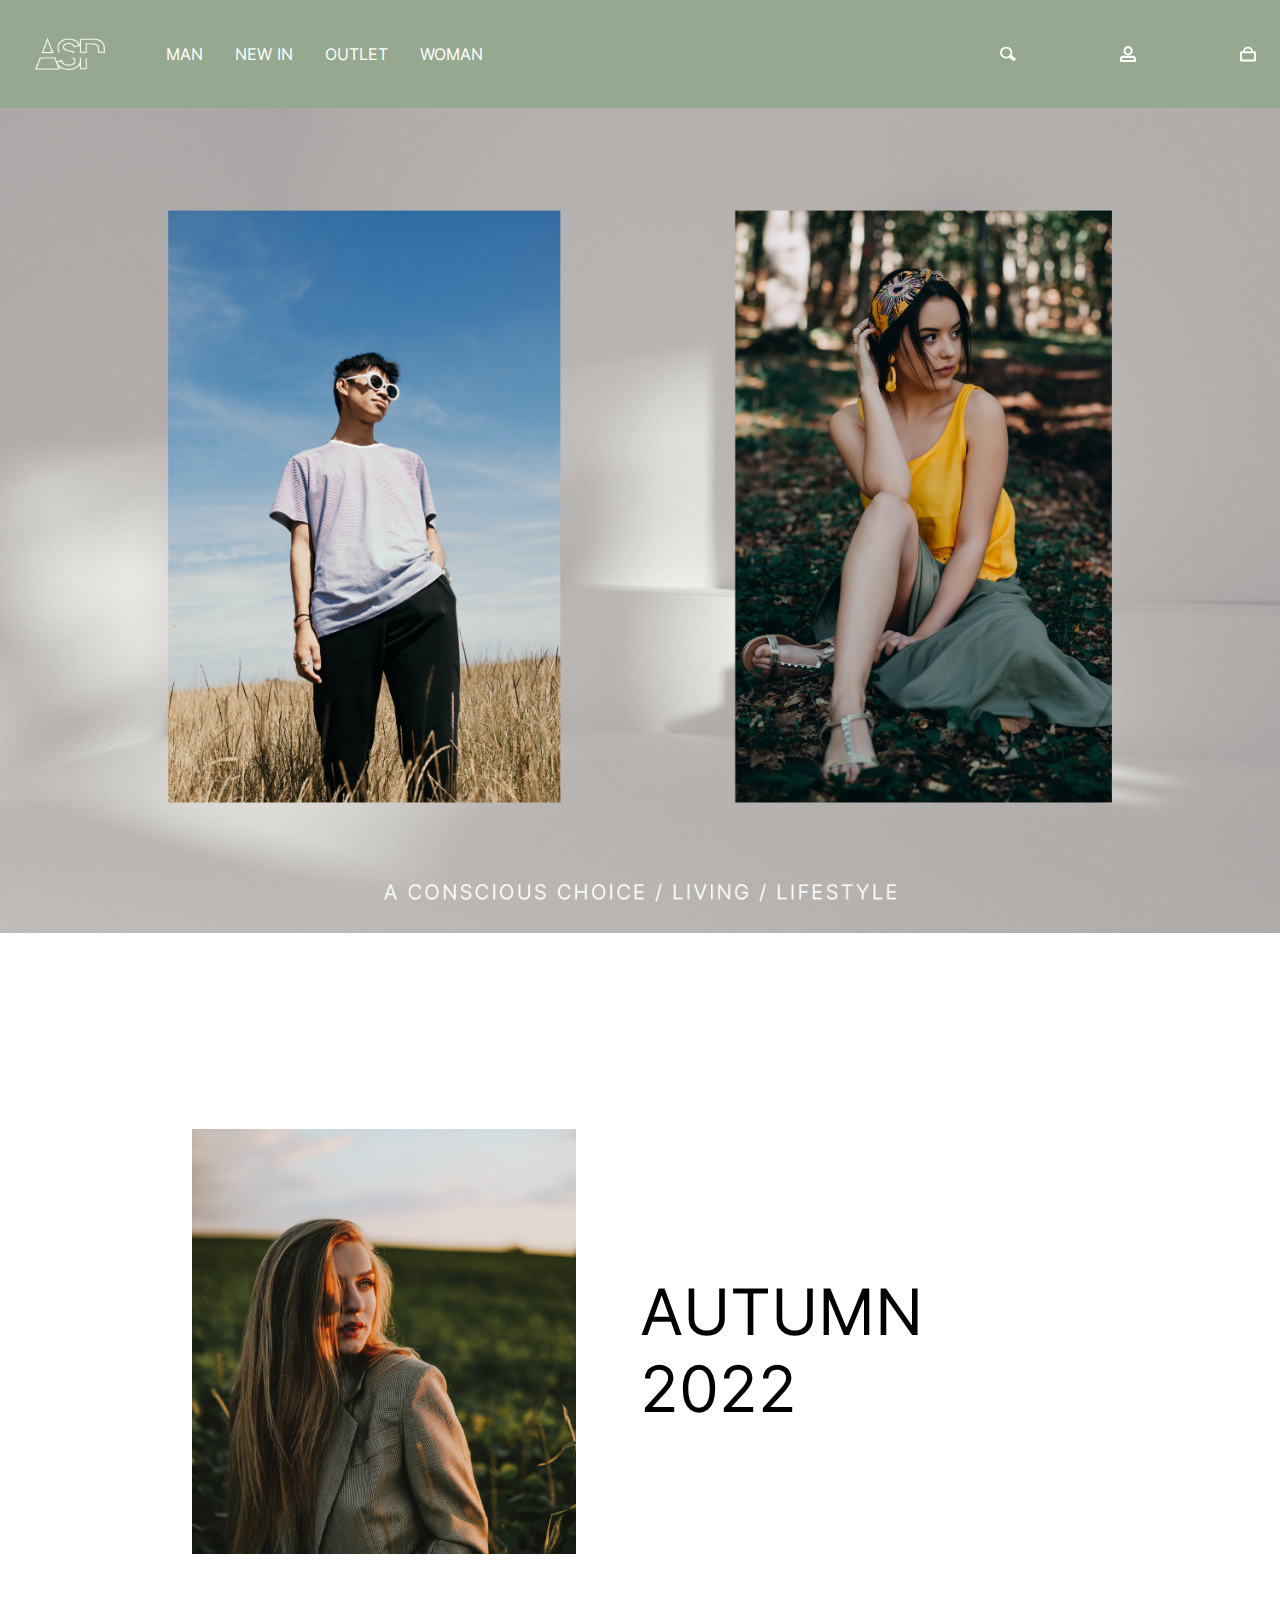
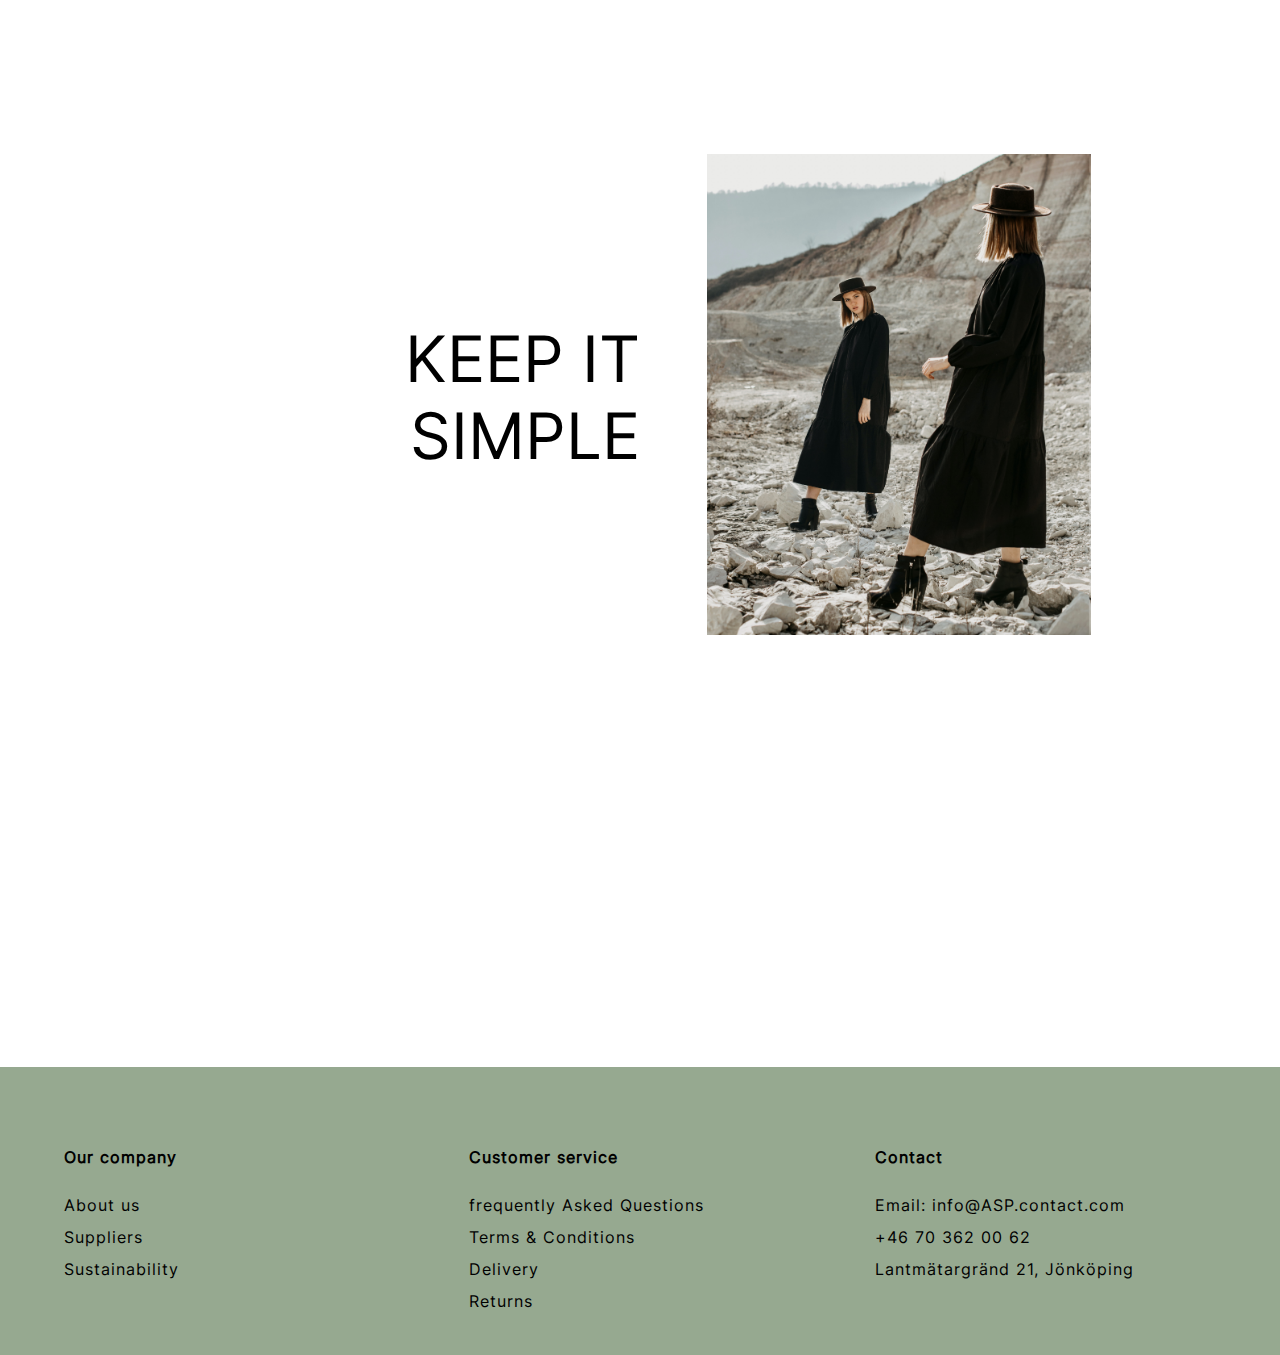
<file: index.html>
<!DOCTYPE html>
<html lang="en">
<head>
    <link href="main.css" rel="stylesheet" type="text/css">
    <meta charset="UTF-8">
    <meta http-equiv="X-UA-Compatible" content="IE=edge">
    <meta name="viewport" content="width=device-width, initial-scale=1.0">
    <title>ASP home page</title>
</head>
<body>

    <header class="header">

        <div class="asp">
        <img src="images/asp_vit_t.png" style="width: 70px;">
        </div>
       

        <div class="navbar">
                
                 <a class="man">MAN</a>
                 <a class="new-in">NEW IN</a>
                 <a class="outlet">OUTLET</a>

            <div class="dropdown">
                <button class="dropbtn" style="font: size 8vw; ;">
                    WOMAN
                    <i class="fa fa-caret-down"></i>
                </button>

                <div class="hamburger">
                    <div class="hamburger-line"></div>
                    <div class="hamburger-line"></div>
                    <div class="hamburger-line"></div>
                </div>

                <div class="dropdown-content">
                
                    <div class="row">
                        <div class="column">
                        <h4>CLOTHES</h4>
                        <a>Coats and Jackets</a>
                        <a>T-Shirts</a>
                        <a>Trousers</a>
                        <a>Sweaters</a>
                        <a href="productpage2.html">Blazers</a>
                        <a>Basics</a>
                        <a>Shirts & Blousers</a>
                        <a>Dresses</a>
                        <a>Underwear</a>
                    </div>

                <div class="column">
                        <h4>SHOES</h4>
                        <a>Sneakers</a>
                        <a>High Heels</a>
                        <a>Boots</a>
                        <a>Running Shoes</a>
                        <a>Slides & Sandals</a>
                </div>

                <div class="column">
                        <h4>ACCESORIES</h4>
                        <a>Belts</a>
                        <a>Jewerly</a>
                        <a>Sunglasses</a>
                        <a>Scarfs</a>
                        <a>Hats</a>
                        <a>Gloves</a>
                        <a>Wallets</a>
                        <a>Bags</a>
                    </div>
                </div>
            </div>
        </div>
    </div>


    <div class="hamburger-menu">

        <div class="dropdown">
            
    
            <div class="hamburger">
                <div class="hamburger-line"></div>
                <div class="hamburger-line"></div>
                <div class="hamburger-line"></div>
            </div>
    
            <div class="dropdown-content">
                <div class="man">MAN</div>
            <div class="new-in">NEW IN</div>
            <div class="outlet">OUTLET</div>
            <div class="woman">WOMAN
            
                <div class="row">
                    <div class="column">
                    <h4>CLOTHES</h4>
                    <a>Coats and Jackets</a>
                    <a>T-Shirts</a>
                    <a>Trousers</a>
                    <a>Sweaters</a>
                    <a href="productpage2.html">Blazers</a>
                    <a>Basics</a>
                    <a>Shirts & Blousers</a>
                    <a>Dresses</a>
                    <a>Underwear</a>
                </div>
    
            <div class="column">
                    <h4>SHOES</h4>
                    <a>Sneakers</a>
                    <a>High Heels</a>
                    <a>Boots</a>
                    <a>Running Shoes</a>
                    <a>Slides & Sandals</a>
            </div>
    
            <div class="column">
                    <h4>ACCESORIES</h4>
                    <a>Belts</a>
                    <a>Jewerly</a>
                    <a>Sunglasses</a>
                    <a>Scarfs</a>
                    <a>Hats</a>
                    <a>Gloves</a>
                    <a>Wallets</a>
                    <a>Bags</a>
            </div>
    
            </div>
            </div>
        </div>
    </div>
    </div>

        
            
         

        <div class="account">
            <img class="search_icon" src="images/icons/search_whiter.svg" style="width: 1rem;">
            <img class="account-icon" src="/images/icons/profile icon5.svg" alt="ptofileicon" style="max-width: 16px;">
            <img class="bag_icon" src="images/icons/bag_whiter.svg" style="width: 1rem;">
        </div>
    </header>




    <main class="container">

        <div class="content">
            <div class="first_page">
                <img class="front_pic" src="images/FrontPagePicture.jpg">
                <div class="content_first_page">
                    <img src="images/front_img4.jpg" style="width: 30vw;">
                    <div class="front_text_1">AUTUMN<br>2022</div>
                    <div class="front_text_2">KEEP IT <br>SIMPLE</div>
                    <img class="front_img2" src="images/front_img2.jpg" style="width: 30vw;">
                </div>
            </div>
        </div>
    </main>
        <div class="footer">
            <div class="our_company">
                <h3>Our company</h3>
                <div>About us</div>
                <div>Suppliers</div>
                <div>Sustainability</div>
            </div>
            <div class="customer_service">
                <h3>Customer service</h3>
                <div>frequently Asked Questions</div>
                <div>Terms & Conditions</div>
                <div>Delivery</div>
                <div>Returns</div>
            </div>
            <div class="contacts">
                <h3>Contact</h3>
                <div>Email: info@ASP.contact.com</div>
                <div>+46 70 362 00 62</div>
                <div>Lantmätargränd 21, Jönköping</div>
            </div>
        </div>
   
    
</body>
</html>
</file>
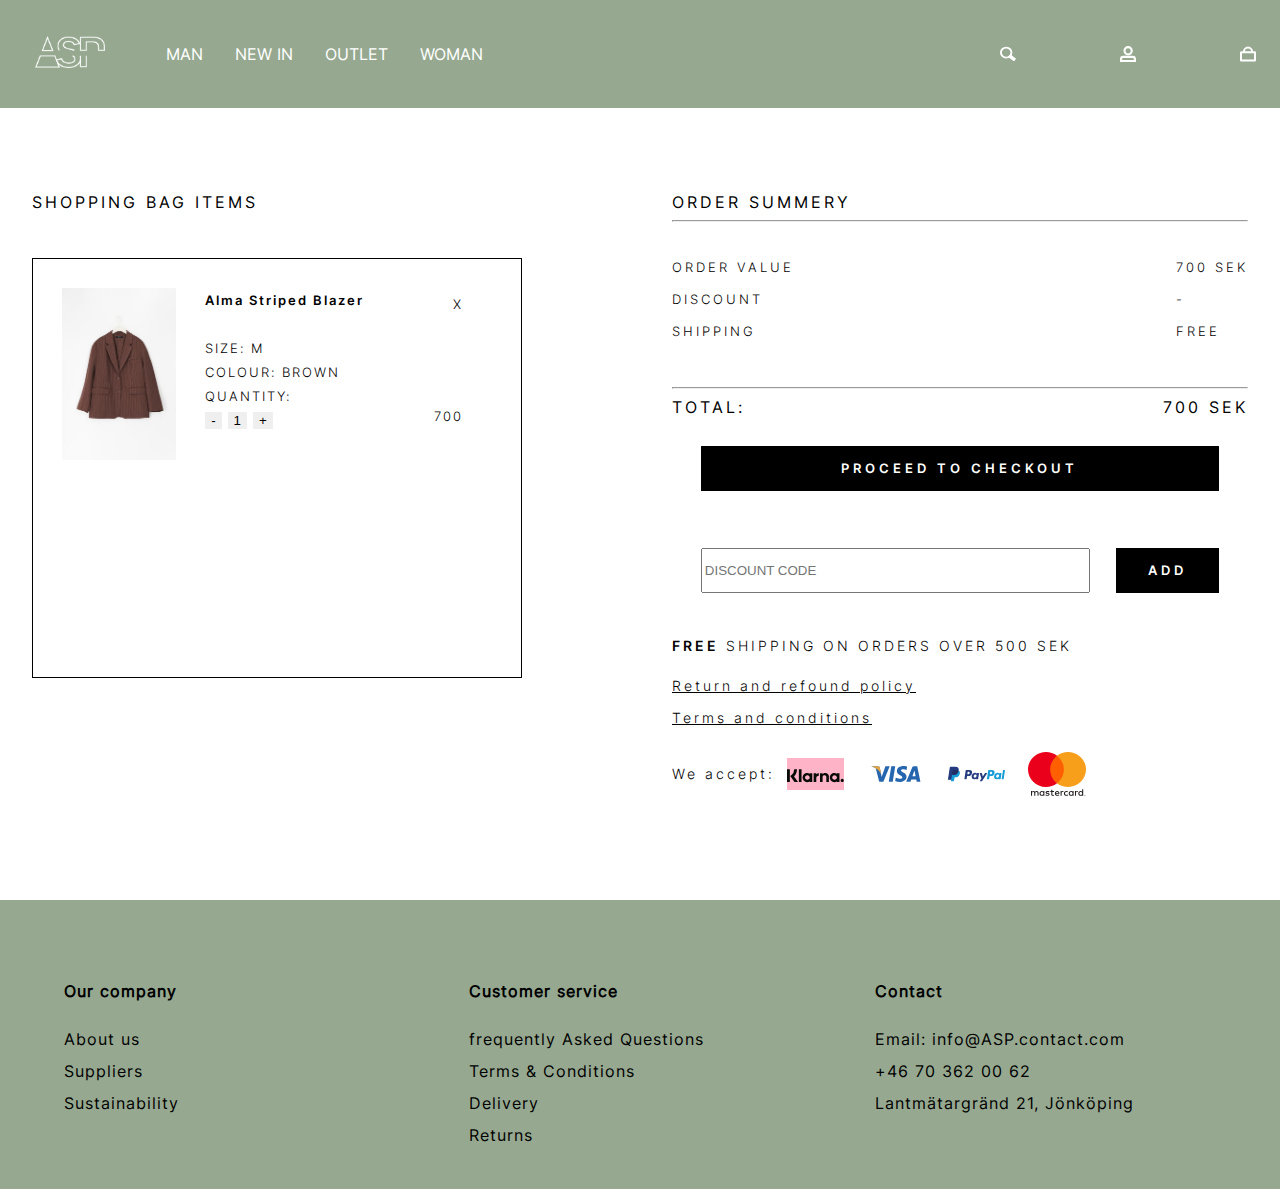
<file: bagpage.html>
<!DOCTYPE html>
<html lang="en">
<head>
    <script src="main.js" defer></script>
    <link href="main.css" rel="stylesheet" type="text/css">
    <meta charset="UTF-8">
    <meta http-equiv="X-UA-Compatible" content="IE=edge">
    <meta name="viewport" content="width=device-width, initial-scale=1.0">
    <title>Shopping Bag</title>
</head>
<body>
    <header class="header">

        <div class="asp">
            <a href="index.html"><img src="images/asp_vit_t.png" style="width: 70px;"></a>
        </div>
       

        <div class="navbar">
                
                 <a class="man">MAN</a>
                 <a class="new-in">NEW IN</a>
                 <a class="outlet">OUTLET</a>

            <div class="dropdown">
                <button class="dropbtn" style="font: size 8vw; ;">
                    WOMAN
                    <i class="fa fa-caret-down"></i>
                </button>

                <div class="hamburger">
                    <div class="hamburger-line"></div>
                    <div class="hamburger-line"></div>
                    <div class="hamburger-line"></div>
                </div>

                <div class="dropdown-content">
                
                    <div class="row">
                        <div class="column">
                        <h4>CLOTHES</h4>
                        <a>Coats and Jackets</a>
                        <a>T-Shirts</a>
                        <a>Trousers</a>
                        <a>Sweaters</a>
                        <a href="productpage2.html">Blazers</a>
                        <a>Basics</a>
                        <a>Shirts & Blousers</a>
                        <a>Dresses</a>
                        <a>Underwear</a>
                    </div>

                <div class="column">
                        <h4>SHOES</h4>
                        <a>Sneakers</a>
                        <a>High Heels</a>
                        <a>Boots</a>
                        <a>Running Shoes</a>
                        <a>Slides & Sandals</a>
                </div>

                <div class="column">
                        <h4>ACCESORIES</h4>
                        <a>Belts</a>
                        <a>Jewerly</a>
                        <a>Sunglasses</a>
                        <a>Scarfs</a>
                        <a>Hats</a>
                        <a>Gloves</a>
                        <a>Wallets</a>
                        <a>Bags</a>
                    </div>
                </div>
            </div>
        </div>
    </div>


    <div class="hamburger-menu">

        <div class="dropdown">
            
    
            <div class="hamburger">
                <div class="hamburger-line"></div>
                <div class="hamburger-line"></div>
                <div class="hamburger-line"></div>
            </div>
    
            <div class="dropdown-content">
                <div class="man">MAN</div>
            <div class="new-in">NEW IN</div>
            <div class="outlet">OUTLET</div>
            <div class="woman">WOMAN
            
                <div class="row">
                    <div class="column">
                    <h4>CLOTHES</h4>
                    <a>Coats and Jackets</a>
                    <a>T-Shirts</a>
                    <a>Trousers</a>
                    <a>Sweaters</a>
                    <a href="productpage2.html">Blazers</a>
                    <a>Basics</a>
                    <a>Shirts & Blousers</a>
                    <a>Dresses</a>
                    <a>Underwear</a>
                </div>
    
            <div class="column">
                    <h4>SHOES</h4>
                    <a>Sneakers</a>
                    <a>High Heels</a>
                    <a>Boots</a>
                    <a>Running Shoes</a>
                    <a>Slides & Sandals</a>
            </div>
    
            <div class="column">
                    <h4>ACCESORIES</h4>
                    <a>Belts</a>
                    <a>Jewerly</a>
                    <a>Sunglasses</a>
                    <a>Scarfs</a>
                    <a>Hats</a>
                    <a>Gloves</a>
                    <a>Wallets</a>
                    <a>Bags</a>
            </div>
    
            </div>
            </div>
        </div>
    </div>
    </div>

        
            
         

        <div class="account">
            <img class="search_icon" src="images/icons/search_whiter.svg" style="width: 1rem;">
            <img class="account-icon" src="/images/icons/profile icon5.svg" alt="ptofileicon" style="max-width: 16px;">
            <img class="bag_icon" src="images/icons/bag_whiter.svg" style="width: 1rem;">
        </div>
    </header>
    <main class="container_bag_page">
      

        <div class="content_bag_page">
            <div class="block1_bag">
                <div class="shoppingbag_items_text">
                    SHOPPING BAG ITEMS
                </div>
                <div class="shoppingbag_items_content">
                    <img class="shoppingbag_small_img" src="images/itemimages/item1.jpg" alt="brown blazer">
                    <div class="shoppingbag_text">
                        <span> Alma Striped Blazer</span> <br><br>
                        SIZE: M <br>
                        COLOUR: BROWN <br>
                        QUANTITY: 
                        <div class="quantity_count">
                            <button class="count_button" id="decrease">-</button>
                            <button class="count_button" id="displayCount">-</button>
                            <button class="count_button" id="increase">+</button>
                        </div>
                    </div>
                    <div class="shoppingbag_text_numbers">
                        <div class="X">X</div>
                        <div class="X">700</div>
                    </div>
                </div>
            </div>
            <div class="block2_bag">
                <div>ORDER SUMMERY<hr></div>
                <div class="value">
                    <div class="value_text">ORDER VALUE<br>DISCOUNT<br>SHIPPING</div>
                    <div class="value_numbers">700 SEK <br>-<br>FREE</div>
                </div>
                <hr>
                <div class="value_total">
                    <div>TOTAL:</div>
                    <div class="value_total_numbers">700 SEK</div>
                </div>
                <a href="checkout.html">
                    <button class="proceed_to_checkout">
                    <p>PROCEED TO CHECKOUT</p>
                    </button>
                </a>
                <div class="discount_code">
                    <input placeholder="DISCOUNT CODE"></input> 
                    <!-- lecture with garritt "HTML and CSS Workshop" -->
                    <button class="add">
                        <p>ADD</p>
                    </button>
                </div>
                <div class="order_text">
                    <span>FREE</span> SHIPPING ON ORDERS OVER 500 SEK<br>
                    <div class="return_text">
                        Return and refound policy <br>
                        Terms and conditions <br>
                    </div>
                    <div class="pay_logo">
                            We accept:
                            <img class="pay_logo_img" src="images/payments/klarna.svg" alt="pink klarna logo">
                            <img class="pay_logo_img" src="images/payments/visa.svg" alt="visa logo">
                            <img class="pay_logo_img" src="images/payments/paypal-3.svg" alt="paypal logo">
                            <img class="pay_logo_img" src="images/payments/mastercard-2.svg" alt="mastercard logo"></div>
                    </div>
                </div>
            </div>
        </div>
         
    </main>

    <div class="footer">
        <div class="our_company">
            <h3>Our company</h3>
            <div>About us</div>
            <div>Suppliers</div>
            <div>Sustainability</div>
        </div>
        <div class="customer_service">
            <h3>Customer service</h3>
            <div>frequently Asked Questions</div>
            <div>Terms & Conditions</div>
            <div>Delivery</div>
            <div>Returns</div>
        </div>
        <div class="contacts">
            <h3>Contact</h3>
            <div>Email: info@ASP.contact.com</div>
            <div>+46 70 362 00 62</div>
            <div>Lantmätargränd 21, Jönköping</div>
        </div>
    </div>
    
</body>
</html>
</file>
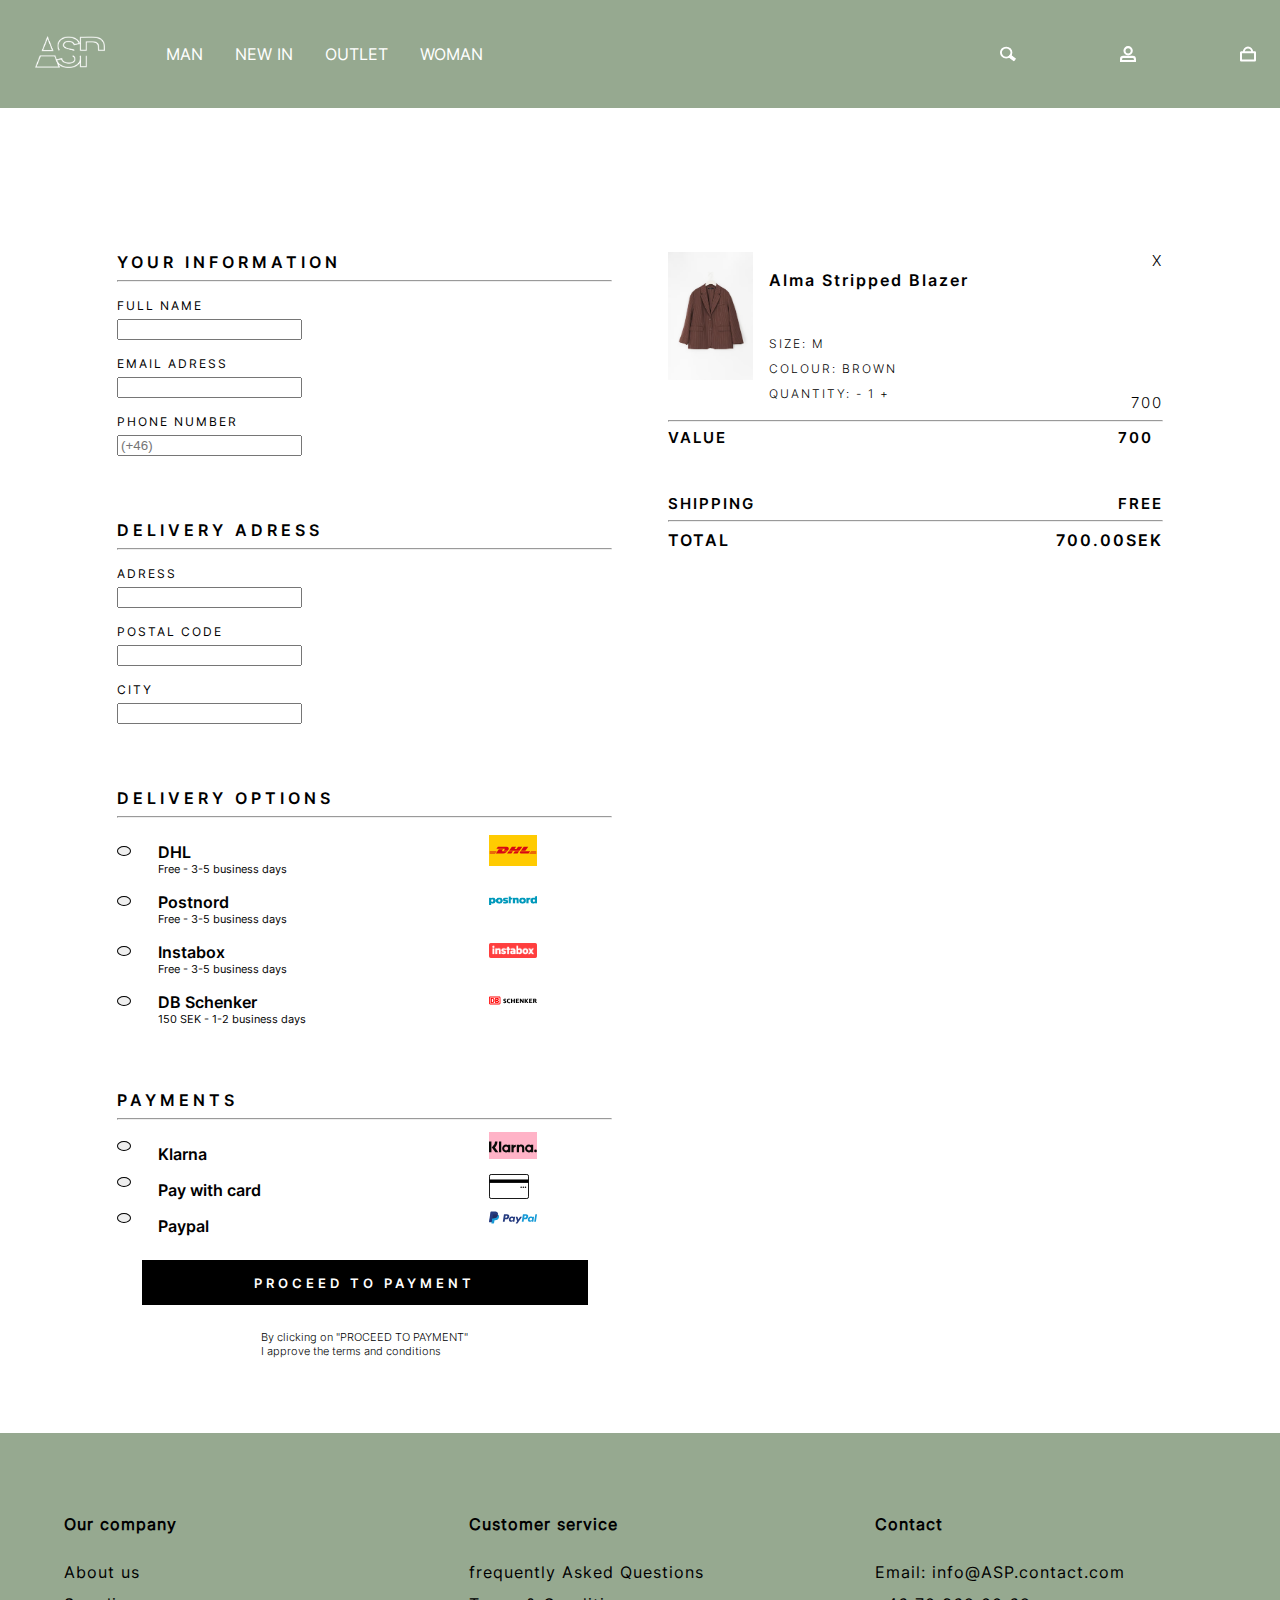
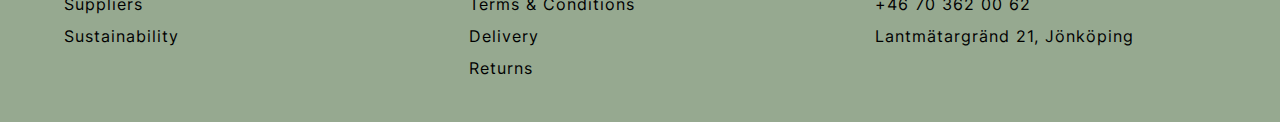
<file: checkout.html>
<!DOCTYPE html>
<html lang="en">
<head>
    <script src="main.js" defer></script>
    <link href="main.css" rel="stylesheet" type="text/css">
    <meta charset="UTF-8">
    <meta http-equiv="X-UA-Compatible" content="IE=edge">
    <meta name="viewport" content="width=device-width, initial-scale=1.0">
    <title>Checkout</title>
</head>
<body>
    <header class="header">

        <div class="asp">
            <a href="index.html"><img src="images/asp_vit_t.png" style="width: 70px;"></a>
        </div>
       

        <div class="navbar">
                
                 <a class="man">MAN</a>
                 <a class="new-in">NEW IN</a>
                 <a class="outlet">OUTLET</a>

            <div class="dropdown">
                <button class="dropbtn" style="font: size 8vw; ;">
                    WOMAN
                    <i class="fa fa-caret-down"></i>
                </button>

                <div class="hamburger">
                    <div class="hamburger-line"></div>
                    <div class="hamburger-line"></div>
                    <div class="hamburger-line"></div>
                </div>

                <div class="dropdown-content">
                
                    <div class="row">
                        <div class="column">
                        <h4>CLOTHES</h4>
                        <a>Coats and Jackets</a>
                        <a>T-Shirts</a>
                        <a>Trousers</a>
                        <a>Sweaters</a>
                        <a href="productpage2.html">Blazers</a>
                        <a>Basics</a>
                        <a>Shirts & Blousers</a>
                        <a>Dresses</a>
                        <a>Underwear</a>
                    </div>

                <div class="column">
                        <h4>SHOES</h4>
                        <a>Sneakers</a>
                        <a>High Heels</a>
                        <a>Boots</a>
                        <a>Running Shoes</a>
                        <a>Slides & Sandals</a>
                </div>

                <div class="column">
                        <h4>ACCESORIES</h4>
                        <a>Belts</a>
                        <a>Jewerly</a>
                        <a>Sunglasses</a>
                        <a>Scarfs</a>
                        <a>Hats</a>
                        <a>Gloves</a>
                        <a>Wallets</a>
                        <a>Bags</a>
                    </div>
                </div>
            </div>
        </div>
    </div>


    <div class="hamburger-menu">

        <div class="dropdown">
            
    
            <div class="hamburger">
                <div class="hamburger-line"></div>
                <div class="hamburger-line"></div>
                <div class="hamburger-line"></div>
            </div>
    
            <div class="dropdown-content">
                <div class="man">MAN</div>
            <div class="new-in">NEW IN</div>
            <div class="outlet">OUTLET</div>
            <div class="woman">WOMAN
            
                <div class="row">
                    <div class="column">
                    <h4>CLOTHES</h4>
                    <a>Coats and Jackets</a>
                    <a>T-Shirts</a>
                    <a>Trousers</a>
                    <a>Sweaters</a>
                    <a href="productpage2.html">Blazers</a>
                    <a>Basics</a>
                    <a>Shirts & Blousers</a>
                    <a>Dresses</a>
                    <a>Underwear</a>
                </div>
    
            <div class="column">
                    <h4>SHOES</h4>
                    <a>Sneakers</a>
                    <a>High Heels</a>
                    <a>Boots</a>
                    <a>Running Shoes</a>
                    <a>Slides & Sandals</a>
            </div>
    
            <div class="column">
                    <h4>ACCESORIES</h4>
                    <a>Belts</a>
                    <a>Jewerly</a>
                    <a>Sunglasses</a>
                    <a>Scarfs</a>
                    <a>Hats</a>
                    <a>Gloves</a>
                    <a>Wallets</a>
                    <a>Bags</a>
            </div>
    
            </div>
            </div>
        </div>
    </div>
    </div>

        
            
         

        <div class="account">
            <img class="search_icon" src="images/icons/search_whiter.svg" style="width: 1rem;">
            <img class="account-icon" src="/images/icons/profile icon5.svg" alt="profileicon" style="max-width: 16px;">
            <img class="bag_icon" src="images/icons/bag_whiter.svg" style="width: 1rem;">
        </div>
    </header>
    <main class="container_bag_page">
        <div class="content_checkout">

            <div class="block1_checkout">
                <div class="rubrik_checkout">
                    YOUR INFORMATION <hr>
                </div>
                <div class="text_checkout">
                    FULL NAME
                </div>
                <input placeholder=""></input> 
                <div class="text_checkout">
                    EMAIL ADRESS
                </div>
                <input placeholder=""></input>
                <div class="text_checkout">
                    PHONE NUMBER
                </div>
                <input placeholder="(+46)"></input>
                <div class="rubrik_checkout">
                    DELIVERY ADRESS <hr>
                </div>
                <div class="text_checkout">
                    ADRESS
                </div>
                <input placeholder=""></input>
                <div class="text_checkout">
                    POSTAL CODE
                </div>
                <input placeholder=""></input>
                <div class="text_checkout">
                    CITY
                </div>
                <input placeholder=""></input>


                <div class="rubrik_checkout">
                    DELIVERY OPTIONS <hr>
                </div>
                <div class="delivery_option">
                    <button class="dot_button"></button>
                    <div>
                        <div class="delivery_rubrik">DHL</div>
                        <div class="delivery_text">Free - 3-5 business days</div>
                    </div>
                    <img class="img_delivery" src="images/payments/dhl-1.svg">

                    <button class="dot_button"></button>
                    <div>
                        <div class="delivery_rubrik">Postnord</div>
                        <div class="delivery_text">Free - 3-5 business days</div>
                    </div>
                    <img class="img_delivery" src="images/payments/postnord.png">

                    <button class="dot_button"></button>
                    <div>
                    <div class="delivery_rubrik">Instabox</div>
                    <div class="delivery_text">Free - 3-5 business days</div>
                    </div>
                    <img class="img_delivery" src="images/payments/instabox.png">

                    <button class="dot_button"></button>
                    <div>
                    <div class="delivery_rubrik">DB Schenker</div>
                    <div class="delivery_text">150 SEK - 1-2 business days</div>
                    </div>
                    <img class="img_delivery" src="images/payments/logo-db-schenker.svg">
                </div>

                <div class="rubrik_checkout">
                    PAYMENTS <hr>
                </div>
                <div class="delivery_option">
                    <button class="dot_button"></button>
                    <div class="delivery_rubrik">Klarna</div>
                    <img class="img_delivery" src="images/payments/klarna.svg">

                    <button class="dot_button"></button>
                    <div class="delivery_rubrik">Pay with card</div>
                    <img class="img_delivery_card" src="images/payments/card.svg">

                    <button class="dot_button"></button>
                    <div class="delivery_rubrik">Paypal</div>
                    <img class="img_delivery" src="images/payments/paypal-3.svg">

                </div>

                <button onclick="showAlert()" class="proceed_to_payment">
                    <p>PROCEED TO PAYMENT</p>
                </button>

                <div class="terms_and_condition">
                    By clicking on "PROCEED TO PAYMENT" <br>
                    I approve the terms and conditions
                </div>

            </div>
            
            <div class="block2_checkout">
                <div class="conteiner_1_checkout">  
                    <div class="bild_text">
                        <img class="img_checkout_order" src="images/itemimages/item1.jpg">
                        <div class="text_checkout">
                            <div class="Alma_checkout">Alma Stripped Blazer</div>
                            <div>
                            SIZE: M <br> 
                            COLOUR: BROWN <br> 
                            QUANTITY: - 1 + 
                            </div>
                        </div> 
                    </div>
                    <div class="pris1"> 
                        700
                        <div class="pris1_2"> X </div> 
                    </div> 
                </div> 


                <div><hr></div>

                <div class="information_checkout"> 
                    <div class="text_checkout_2">
                        <div>VALUE</div> 
                        <div> SHIPPING</div>
                    </div>
                    <div class="pris2"> 
                        <div>700</div> 
                        <div> FREE</div>
                    </div>
                </div>

                <div><hr></div>

                <div class="total_checkout">
                    TOTAL
                    <div class="pris3">700.00SEK</div>
                </div>
            
            </div>

        </div>
    </main>

    <div class="footer">
        <div class="our_company">
            <h3>Our company</h3>
            <div>About us</div>
            <div>Suppliers</div>
            <div>Sustainability</div>
        </div>
        <div class="customer_service">
            <h3>Customer service</h3>
            <div>frequently Asked Questions</div>
            <div>Terms & Conditions</div>
            <div>Delivery</div>
            <div>Returns</div>
        </div>
        <div class="contacts">
            <h3>Contact</h3>
            <div>Email: info@ASP.contact.com</div>
            <div>+46 70 362 00 62</div>
            <div>Lantmätargränd 21, Jönköping</div>
        </div>
    </div>
    
</body>
</html>
</file>
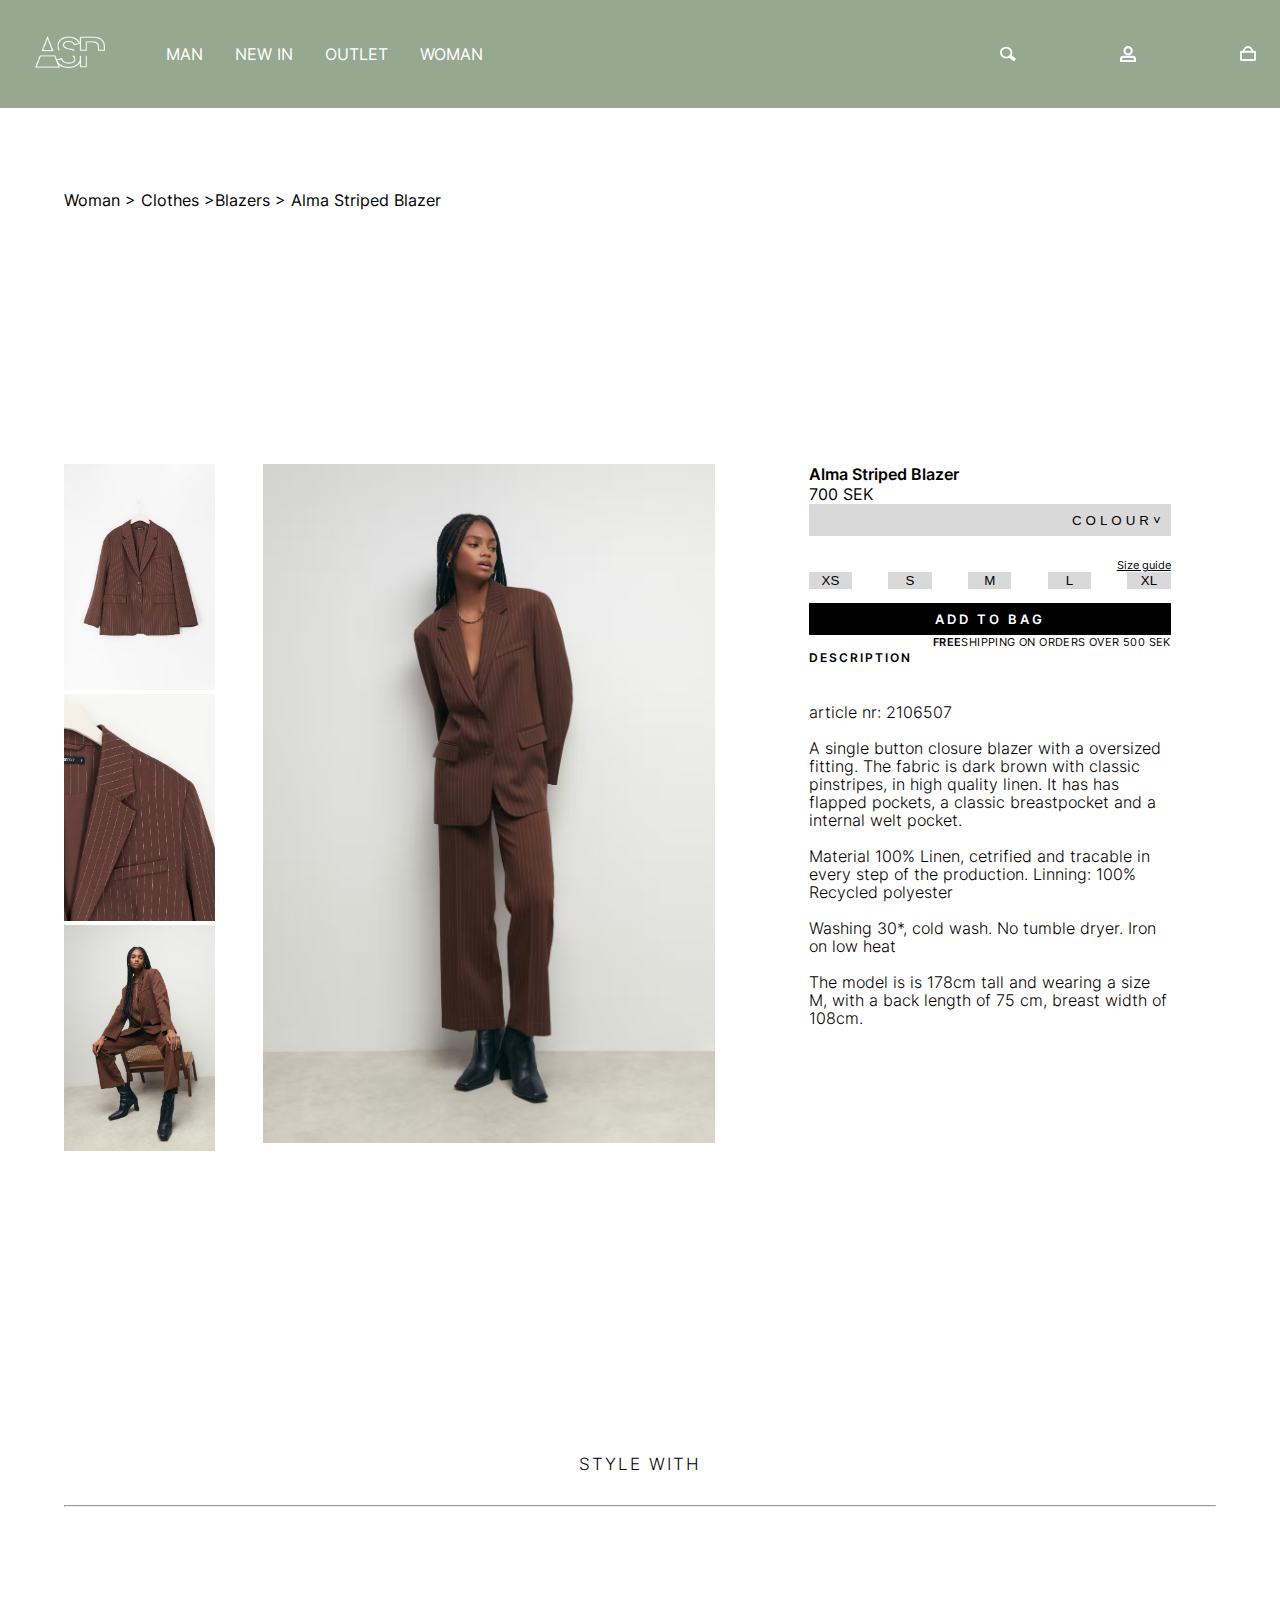
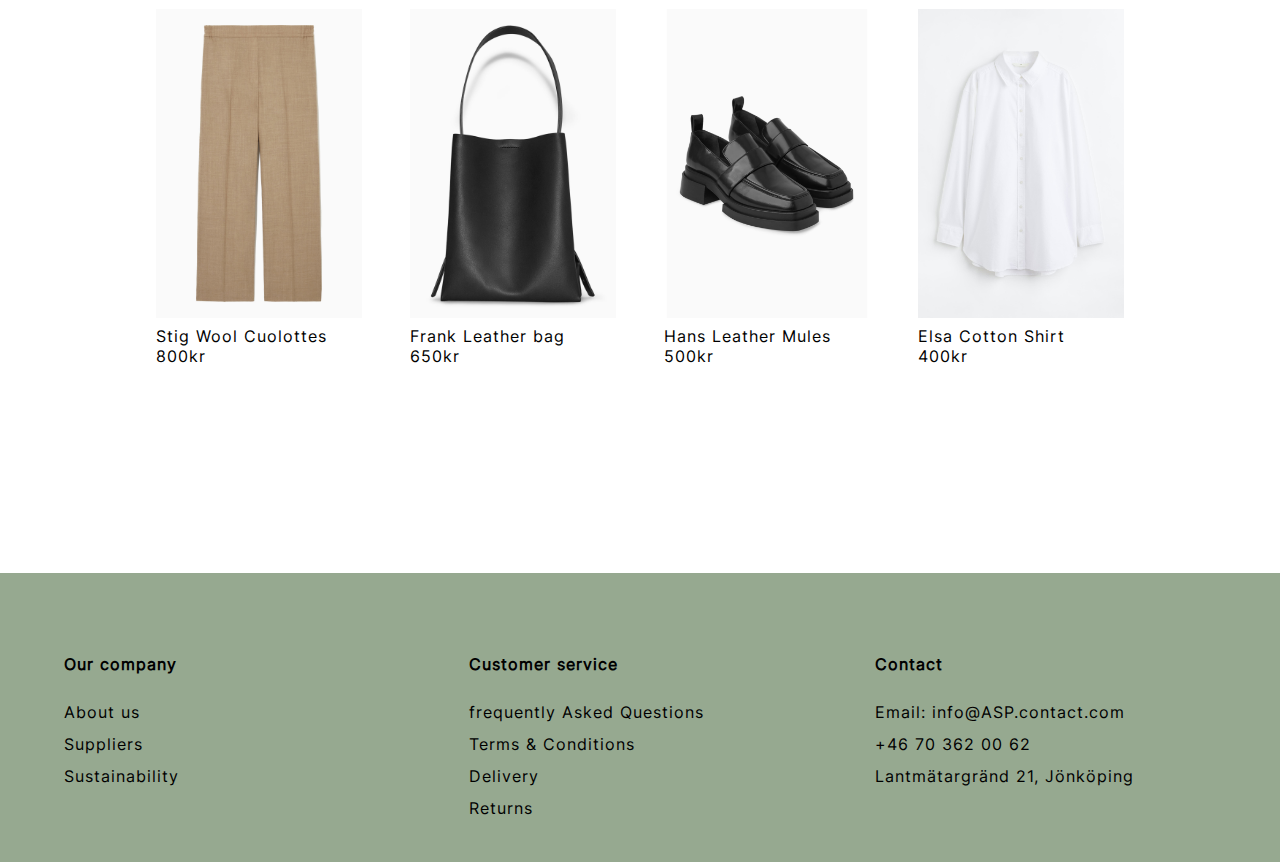
<file: itempage.html>
<!DOCTYPE html>
<html lang="en">
<head>
    <script src="main.js" defer></script>
    <link href="main.css" rel="stylesheet" type="text/css">
    <meta charset="UTF-8">
    <meta http-equiv="X-UA-Compatible" content="IE=edge">
    <meta name="viewport" content="width=device-width, initial-scale=1.0">
    <title>item</title>
</head>
<body>
    <header class="header">

        <div class="asp">
            <a href="index.html"><img src="images/asp_vit_t.png" style="width: 70px;"></a>
        </div>
       

        <div class="navbar">
                
                 <a class="man">MAN</a>
                 <a class="new-in">NEW IN</a>
                 <a class="outlet">OUTLET</a>

            <div class="dropdown">
                <button class="dropbtn" style="font: size 8vw; ;">
                    WOMAN
                    <i class="fa fa-caret-down"></i>
                </button>

                <div class="hamburger">
                    <div class="hamburger-line"></div>
                    <div class="hamburger-line"></div>
                    <div class="hamburger-line"></div>
                </div>

                <div class="dropdown-content">
                
                    <div class="row">
                        <div class="column">
                        <h4>CLOTHES</h4>
                        <a>Coats and Jackets</a>
                        <a>T-Shirts</a>
                        <a>Trousers</a>
                        <a>Sweaters</a>
                        <a href="productpage2.html">Blazers</a>
                        <a>Basics</a>
                        <a>Shirts & Blousers</a>
                        <a>Dresses</a>
                        <a>Underwear</a>
                    </div>

                <div class="column">
                        <h4>SHOES</h4>
                        <a>Sneakers</a>
                        <a>High Heels</a>
                        <a>Boots</a>
                        <a>Running Shoes</a>
                        <a>Slides & Sandals</a>
                </div>

                <div class="column">
                        <h4>ACCESORIES</h4>
                        <a>Belts</a>
                        <a>Jewerly</a>
                        <a>Sunglasses</a>
                        <a>Scarfs</a>
                        <a>Hats</a>
                        <a>Gloves</a>
                        <a>Wallets</a>
                        <a>Bags</a>
                    </div>
                </div>
            </div>
        </div>
    </div>


    <div class="hamburger-menu">

        <div class="dropdown">
            
    
            <div class="hamburger">
                <div class="hamburger-line"></div>
                <div class="hamburger-line"></div>
                <div class="hamburger-line"></div>
            </div>
    
            <div class="dropdown-content">
                <div class="man">MAN</div>
            <div class="new-in">NEW IN</div>
            <div class="outlet">OUTLET</div>
            <div class="woman">WOMAN
            
                <div class="row">
                    <div class="column">
                    <h4>CLOTHES</h4>
                    <a>Coats and Jackets</a>
                    <a>T-Shirts</a>
                    <a>Trousers</a>
                    <a>Sweaters</a>
                    <a href="productpage2.html">Blazers</a>
                    <a>Basics</a>
                    <a>Shirts & Blousers</a>
                    <a>Dresses</a>
                    <a>Underwear</a>
                </div>
    
            <div class="column">
                    <h4>SHOES</h4>
                    <a>Sneakers</a>
                    <a>High Heels</a>
                    <a>Boots</a>
                    <a>Running Shoes</a>
                    <a>Slides & Sandals</a>
            </div>
    
            <div class="column">
                    <h4>ACCESORIES</h4>
                    <a>Belts</a>
                    <a>Jewerly</a>
                    <a>Sunglasses</a>
                    <a>Scarfs</a>
                    <a>Hats</a>
                    <a>Gloves</a>
                    <a>Wallets</a>
                    <a>Bags</a>
            </div>
    
            </div>
            </div>
        </div>
    </div>
    </div>

        
            
         

        <div class="account">
            <img class="search_icon" src="images/icons/search_whiter.svg" style="width: 1rem;">
            <img class="account-icon" src="/images/icons/profile icon5.svg" alt="ptofileicon" style="max-width: 16px;">
            <a id="bag" href="bagpage.html"><img class="bag_icon" src="images/icons/bag_whiter.svg" style="width: 1rem;"></a>
            <a id="bagWith1" class="invisible" href="bagpage.html"><img class="bag_icon" src="images/icons/bag_with_1.svg" style="width: 1.5rem;"></a>
        </div>
    </header>
    <main class="container_item_page">

            <div class="block1_item_page">
                Woman > Clothes >Blazers > Alma Striped Blazer
            </div>
            <div class="block2_item_page">
                <div class="item_small">
                    <img class="small_imgs" src="images/itemimages/item1.jpg">
                    <img class="small_imgs" src="images/itemimages/item2.jpg">
                    <img class="small_imgs" src="images/itemimages/item3.jpg">
                </div>
                <img class="item_big" src="images/product_pic/brownjacket_girl.jpg">
                <div class="item_description">
                    
                    <!-- <div class="size"> -->
                        <div><span>Alma Striped Blazer</span><br>700 SEK</div>
                        
                        <button class="colour_button">
                            COLOUR˅
                        </button>
                   
                        <div class="size_guide">Size guide</div>
                        <div class="size_buttons">
                            <button class="size_button">XS</button>
                            <button class="size_button">S</button>
                            <button class="size_button">M</button>
                            <button class="size_button">L</button>
                            <button class="size_button">XL</button>
                        </div>
                    
                    
                        <button class="add_to_bag">
                            <p onclick="showBagCount()">ADD TO BAG</p>
                        </button>
                        <div class="free_shipping_text">
                            <span>FREE</span> SHIPPING ON ORDERS OVER 500 SEK
                        </div>
                    <!-- </div> -->
                    
                        
                        <div class="description_text">
                            <div class="rubrik_description">DESCRIPTION</div> <br><br>
                            article nr: 2106507 <br><br>
                            A single button closure blazer with a oversized fitting. 
                            The fabric is dark brown with classic pinstripes, in high quality linen.
                            It has  has flapped pockets, a classic breastpocket and a internal welt pocket. <br><br>
                            Material 100% Linen, cetrified and tracable in every step of the production. Linning: 100% Recycled polyester <br><br>      
                            Washing 30*, cold wash. No tumble dryer. Iron on low heat <br><br>
                            The model is is 178cm tall and wearing a size M, with a back length of 75 cm, breast width of 108cm.

                        </div> 
                    


                </div>
            </div>
            <div class="block3_item_page">
                <div class="style_with_text">
                    STYLE WITH
                </div>
                <div class="line"> <hr> </div>
                <div class="style_with_img">
                    <div>
                        <img class="product_image" src="images/stylewith/byxor.jpg">
                        <div class="product_text">
                            Stig Wool Cuolottes<br/> 800kr
                        </div>
                    </div>
                    <div>
                        <img class="product_image d31" src="images/stylewith/väska.jpg">
                        <div class="product_text d31">
                            Frank Leather bag<br/> 650kr
                        </div>
                    </div>
                    <div>
                        <img class="product_image d32" src="images/stylewith/skor(1).jpg">
                        <div class="product_text d32">
                            Hans Leather Mules<br/> 500kr
                        </div>
                    </div>
                    <div>
                        <img class="product_image d33" src="images/stylewith/skjorta.jpg">
                        <div class="product_text d33">
                            Elsa Cotton Shirt<br/> 400kr
                        </div>
                    </div>
                </div>
            </div>

       
    </main> 

    <div class="footer">
        <div class="footer-column">
            <h3>Our company</h3>
            <div>About us</div>
            <div>Suppliers</div>
            <div>Sustainability</div>
        </div>
        <div class="footer-column">
            <h3>Customer service</h3>
            <div>frequently Asked Questions</div>
            <div>Terms & Conditions</div>
            <div>Delivery</div>
            <div>Returns</div>
        </div>
        <div class="footer-column">
            <h3>Contact</h3>
            <div>Email: info@ASP.contact.com</div>
            <div>+46 70 362 00 62</div>
            <div>Lantmätargränd 21, Jönköping</div>
        </div>
    </div>
</body>
</html>
</file>
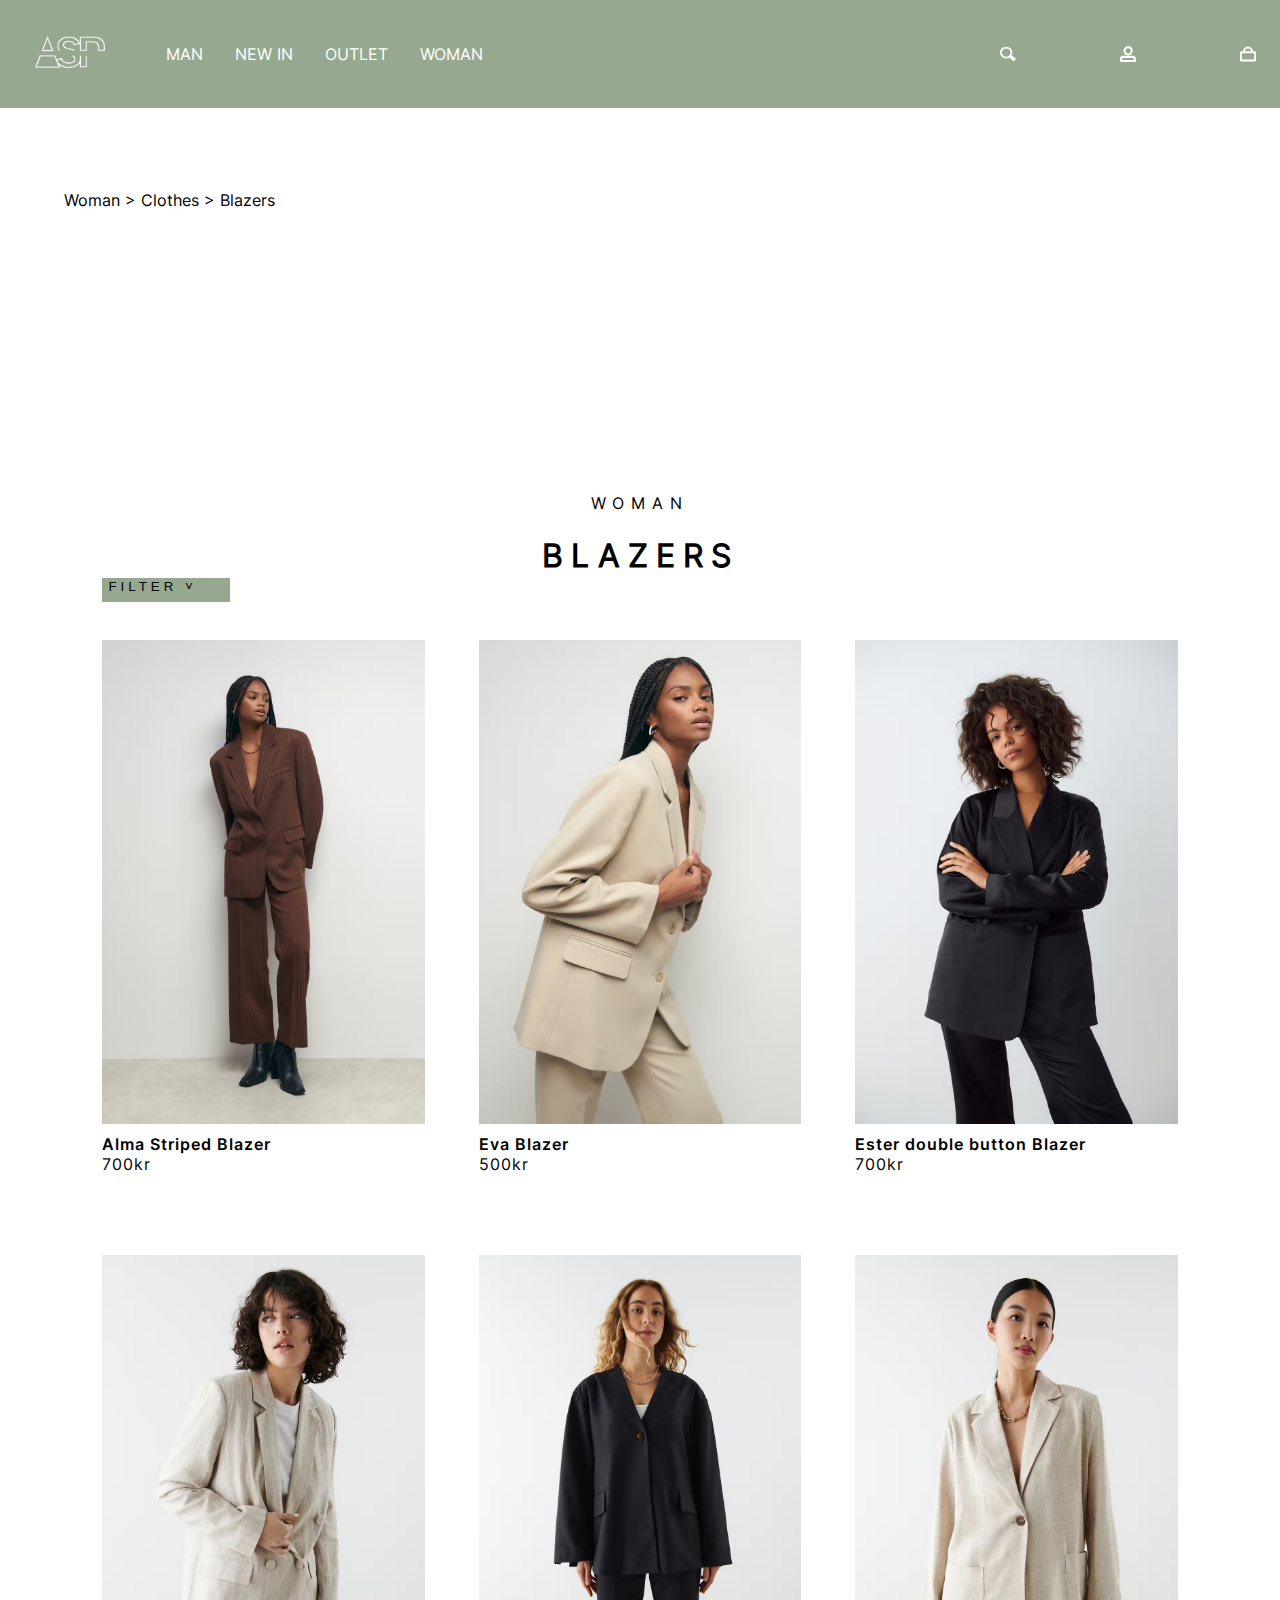
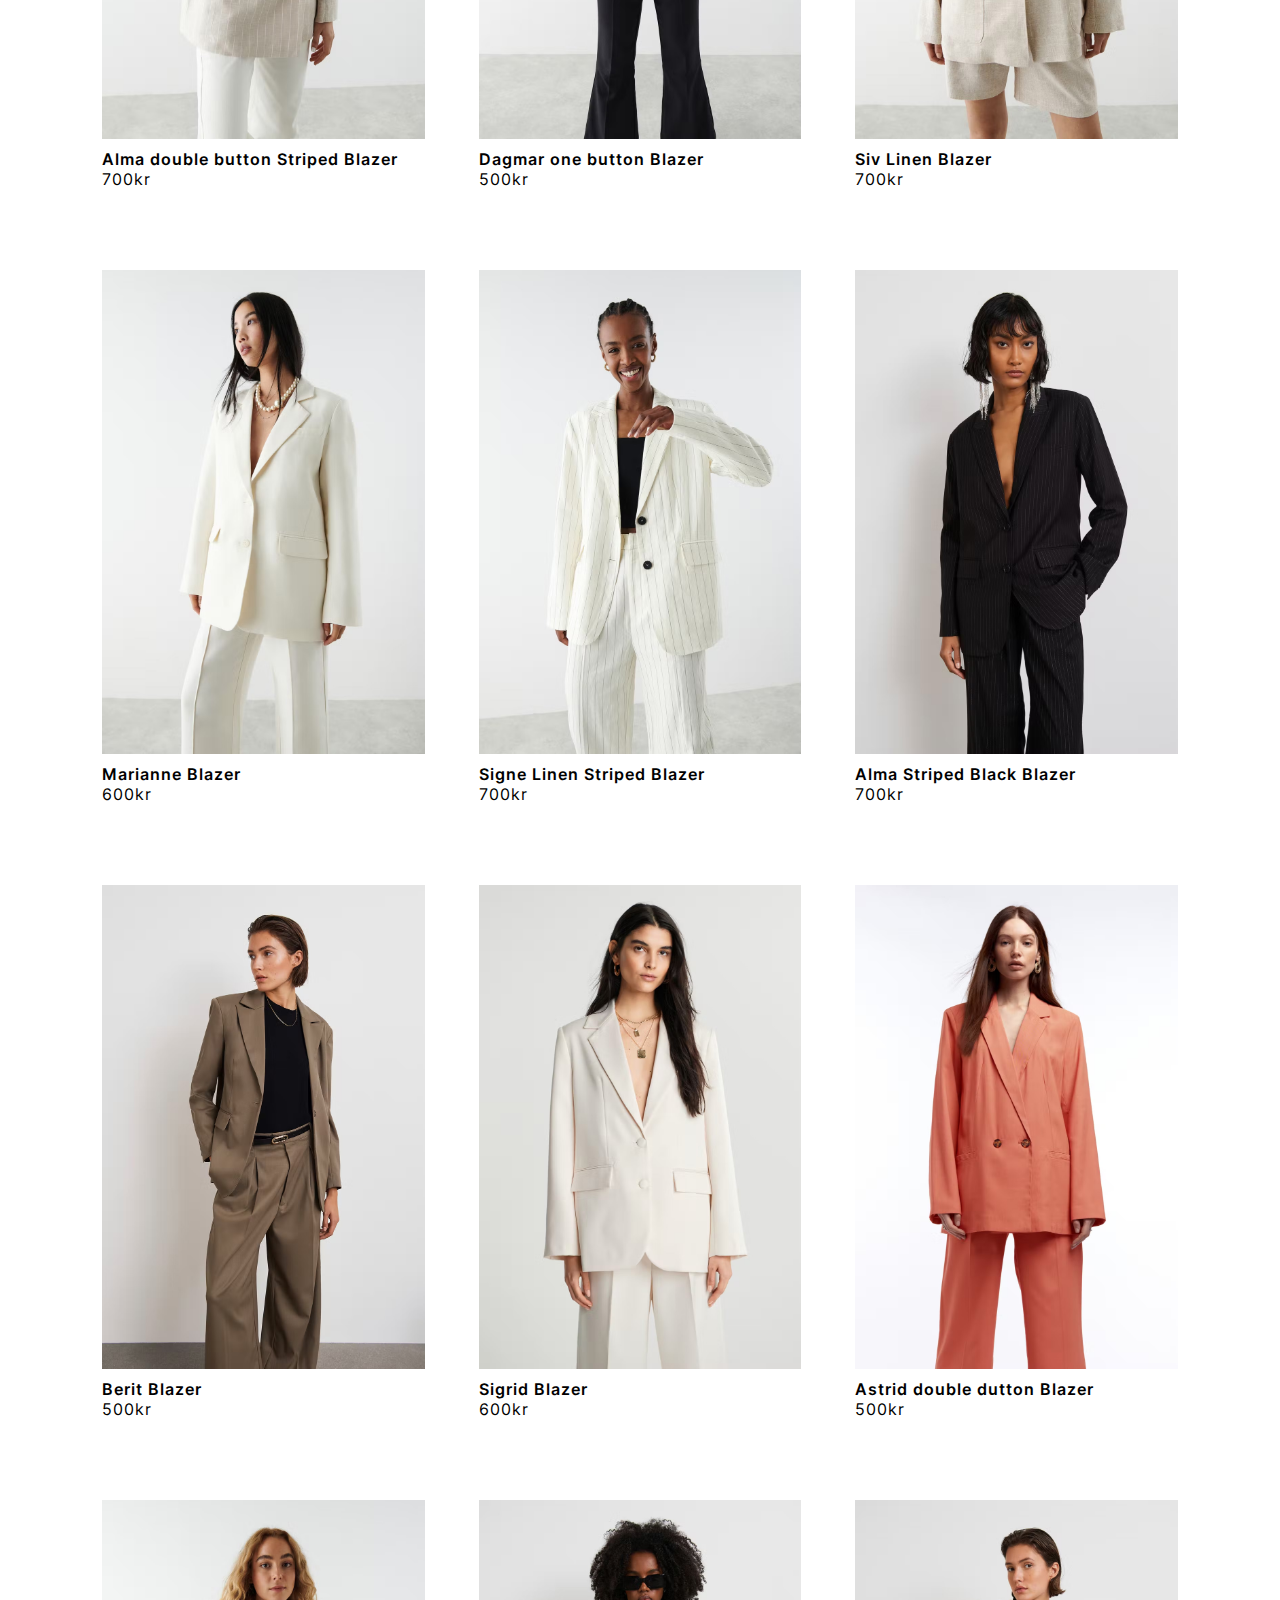
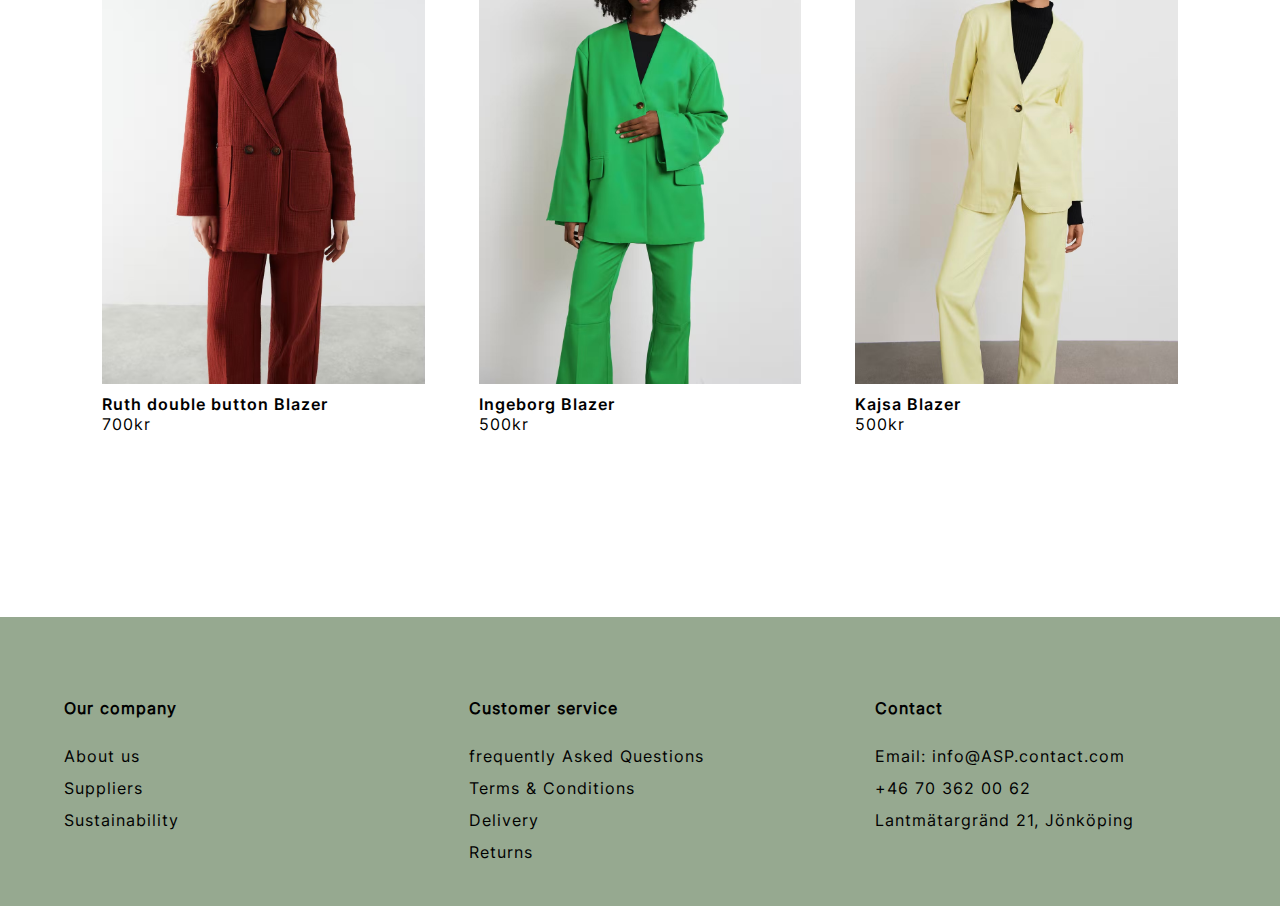
<file: productpage2.html>
<!DOCTYPE html>
<html lang="en">
<head>
    <link href="main.css" rel="stylesheet" type="text/css">
    <meta charset="UTF-8">
    <meta http-equiv="X-UA-Compatible" content="IE=edge">
    <meta name="viewport" content="width=device-width, initial-scale=1.0">
    <title>Blazers</title>
</head>
<body>
    <header class="header">

        <div class="asp">
        <a href="index.html"><img src="images/asp_vit_t.png" style="width: 70px;"></a>
        </div>
       

        <div class="navbar">
                
                 <a class="man">MAN</a>
                 <a class="new-in">NEW IN</a>
                 <a class="outlet">OUTLET</a>

            <div class="dropdown">
                <button class="dropbtn" style="font: size 8vw; ;">
                    WOMAN
                    <i class="fa fa-caret-down"></i>
                </button>

                <div class="hamburger">
                    <div class="hamburger-line"></div>
                    <div class="hamburger-line"></div>
                    <div class="hamburger-line"></div>
                </div>

                <div class="dropdown-content">
                
                    <div class="row">
                        <div class="column">
                        <h4>CLOTHES</h4>
                        <a>Coats and Jackets</a>
                        <a>T-Shirts</a>
                        <a>Trousers</a>
                        <a>Sweaters</a>
                        <a>Blazers</a>
                        <a>Basics</a>
                        <a>Shirts & Blousers</a>
                        <a>Dresses</a>
                        <a>Underwear</a>
                    </div>

                <div class="column">
                        <h4>SHOES</h4>
                        <a>Sneakers</a>
                        <a>High Heels</a>
                        <a>Boots</a>
                        <a>Running Shoes</a>
                        <a>Slides & Sandals</a>
                </div>

                <div class="column">
                        <h4>ACCESORIES</h4>
                        <a>Belts</a>
                        <a>Jewerly</a>
                        <a>Sunglasses</a>
                        <a>Scarfs</a>
                        <a>Hats</a>
                        <a>Gloves</a>
                        <a>Wallets</a>
                        <a>Bags</a>
                    </div>
                </div>
            </div>
        </div>
    </div>


    <div class="hamburger-menu">

        <div class="dropdown">
            
    
            <div class="hamburger">
                <div class="hamburger-line"></div>
                <div class="hamburger-line"></div>
                <div class="hamburger-line"></div>
            </div>
    
            <div class="dropdown-content">
                <div class="man">MAN</div>
            <div class="new-in">NEW IN</div>
            <div class="outlet">OUTLET</div>
            <div class="woman">WOMAN
            
                <div class="row">
                    <div class="column">
                    <h4>CLOTHES</h4>
                    <a>Coats and Jackets</a>
                    <a>T-Shirts</a>
                    <a>Trousers</a>
                    <a>Sweaters</a>
                    <a>Blazers</a>
                    <a>Basics</a>
                    <a>Shirts & Blousers</a>
                    <a>Dresses</a>
                    <a>Underwear</a>
                </div>
    
            <div class="column">
                    <h4>SHOES</h4>
                    <a>Sneakers</a>
                    <a>High Heels</a>
                    <a>Boots</a>
                    <a>Running Shoes</a>
                    <a>Slides & Sandals</a>
            </div>
    
            <div class="column">
                    <h4>ACCESORIES</h4>
                    <a>Belts</a>
                    <a>Jewerly</a>
                    <a>Sunglasses</a>
                    <a>Scarfs</a>
                    <a>Hats</a>
                    <a>Gloves</a>
                    <a>Wallets</a>
                    <a>Bags</a>
            </div>
    
            </div>
            </div>
        </div>
    </div>
    </div>

        
            
         

        <div class="account">
            <img class="search_icon" src="images/icons/search_whiter.svg" style="width: 1rem;">
            <img class="account-icon" src="/images/icons/profile icon5.svg" alt="ptofileicon" style="max-width: 16px;">
            <img class="bag_icon" src="images/icons/bag_whiter.svg" style="width: 1rem;">
        </div>
    </header>
    <main class="container_product_page">

        <div class="breadcrumbs">
            Woman > Clothes > Blazers
        </div>
        <div class="top_content_productpage"> 
            <div class="woman_rubrik">WOMAN</div>
            <h1 class="blazers_rubrik">BLAZERS</h1> 
            <button class="filter"> FILTER ˅</button>
        </div>
        <div class="content_productpage">
            <div>
                <a href="itempage.html">
                    <img class="product_image" src="images/product_pic/brownjacket_girl.jpg">
                </a>
                <div class="product_text">
                    <span>Alma Striped Blazer</span> <br/> 700kr
                </div>
            </div>
            <div>
                <img class="product_image" src="images/products/blazer2.jpg">
                <div class="product_text">
                    <span>Eva Blazer</span><br/> 500kr
                </div>
            </div>
            <div>
                <img class="product_image" src="images/products/blazer3.jpg">
                <div class="product_text">
                    <span>Ester double button Blazer</span><br/> 700kr
                </div>
            </div>
            <div>
                <img class="product_image" src="images/products/blazer4.jpg">
                <div class="product_text">
                    <span>Alma double button Striped Blazer</span><br/> 700kr
                </div>
            </div>
            <div>
                <img class="product_image" src="images/products/blazer5.jpg">
                <div class="product_text">
                    <span>Dagmar one button Blazer</span><br/> 500kr
                </div>
            </div>
            <div>
                <img class="product_image" src="images/products/blazer6.jpg">
                <div class="product_text">
                    <span>Siv Linen Blazer</span><br/> 700kr
                </div>
            </div>
            <div>
                <img class="product_image" src="images/products/blazer7.jpg">
                <div class="product_text">
                    <span>Marianne Blazer</span><br/> 600kr
                </div>
            </div>
            <div>
                <img class="product_image" src="images/products/blazer8.jpg">
                <div class="product_text">
                    <span>Signe Linen Striped Blazer</span><br/> 700kr
                </div>
            </div>
            <div>
                <img class="product_image" src="images/products/blazer9.jpg">
                <div class="product_text">
                    <span>Alma Striped Black Blazer</span><br/> 700kr
                </div>
            </div>
            <div>
                <img class="product_image" src="images/products/blazer10.jpg">
                <div class="product_text">
                    <span>Berit Blazer</span><br/> 500kr
                </div>
            </div>
            <div>
                <img class="product_image" src="images/products/blazer11.jpg">
                <div class="product_text">
                    <span>Sigrid Blazer</span><br/> 600kr
                </div>
            </div>
            <div>
                <img class="product_image" src="images/products/blazer12.jpg">
                <div class="product_text">
                    <span>Astrid double dutton Blazer</span><br/> 500kr
                </div>
            </div>
            <div>
                <img class="product_image" src="images/products/blazer13.jpg">
                <div class="product_text">
                    <span>Ruth double button Blazer</span><br/> 700kr
                </div>
            </div>
            <div>
                <img class="product_image" src="images/products/blazer14.jpg">
                <div class="product_text">
                    <span>Ingeborg Blazer</span><br/> 500kr
                </div>
            </div>
            <div>
                <img class="product_image" src="images/products/blazer15.jpg">
                <div class="product_text">
                    <span>Kajsa Blazer</span><br/> 500kr
                </div>
            </div>
        </div>

    </main>

    <div class="footer">
        <div class="our_company">
            <h3>Our company</h3>
            <div>About us</div> 
            <div>Suppliers</div>
            <div>Sustainability</div>
        </div>
        <div class="customer_service">
            <h3>Customer service</h3>
            <div>frequently Asked Questions</div>
            <div>Terms & Conditions</div>
            <div>Delivery</div>
            <div>Returns</div>
        </div>
        <div class="footer_text">
            <h3>Contact</h3>
            Email: info@ASP.contact.com <br>
            +46 70 362 00 62 <br>
            Lantmätargränd 21, Jönköping <br>
        </div>
    </div>
</body>
</html>
</file>
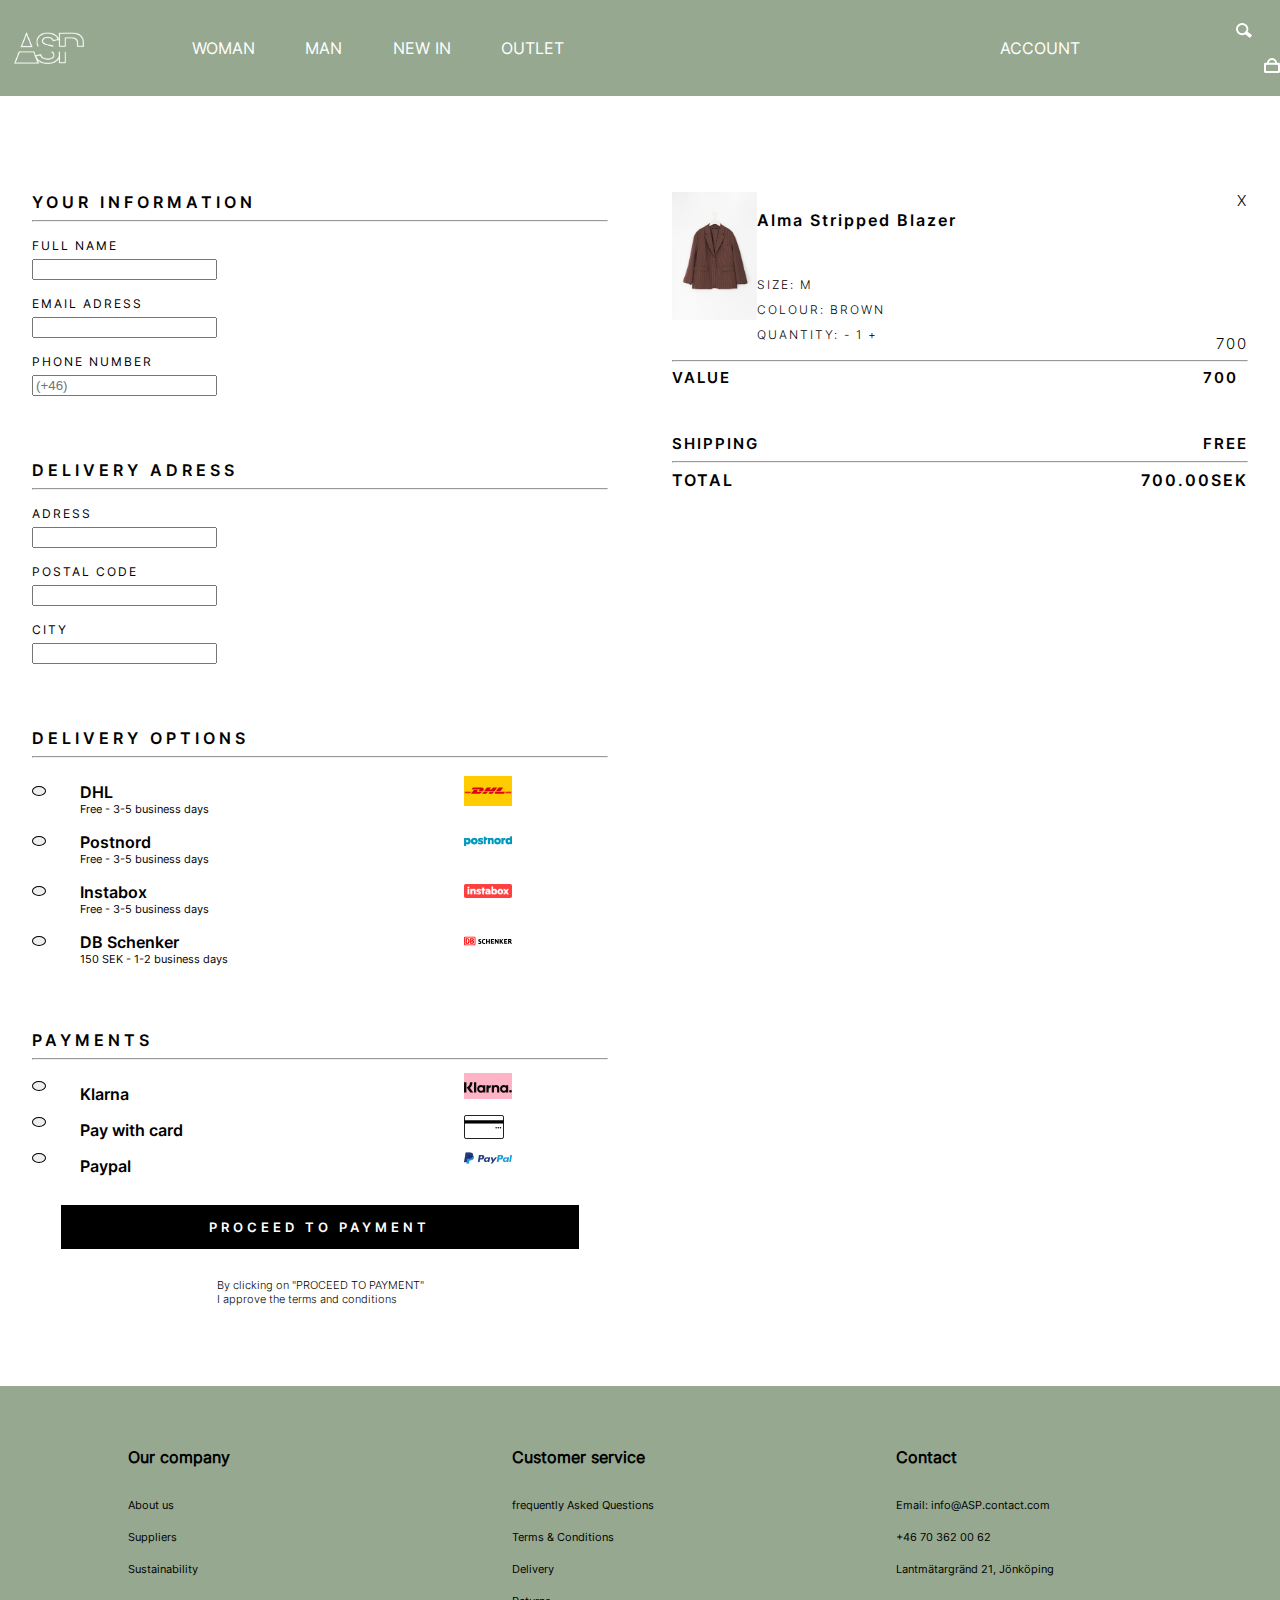
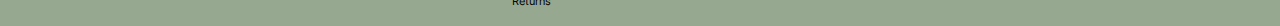
<file: test.html>
<!DOCTYPE html>
<html lang="en">
<head>
    <link href="test.css" rel="stylesheet" type="text/css">
    <meta charset="UTF-8">
    <meta http-equiv="X-UA-Compatible" content="IE=edge">
    <meta name="viewport" content="width=device-width, initial-scale=1.0">
    <title>Checkout</title>
</head>
<body>
    <main class="container_bag_page">
        <header class="header">
            <a href="index.html"><img src="images/asp_vit_t.png" style="width: 70px;" class="asp"></a>
            <div class="category">
                <a href="productpage2.html" class="woman">WOMAN</a>
                <a class="man">MAN</a>
                <a class="new-in">NEW IN</a>
                <a class="outlet">OUTLET</a>
            </div> 
            <div class="account">
                <img class="search_icon" src="images/icons/search_whiter.svg" style="width: 1rem;">
                ACCOUNT
                <img class="bag_icon" src="images/icons/bag_whiter.svg" style="width: 1rem;">
            </div>
        </header>

        <div class="content_checkout">
            <div class="block1_checkout">
                <div class="rubrik_checkout">
                    YOUR INFORMATION <hr>
                </div>
                <div class="text_checkout">
                    FULL NAME
                </div>
                <input placeholder=""></input> 
                <div class="text_checkout">
                    EMAIL ADRESS
                </div>
                <input placeholder=""></input>
                <div class="text_checkout">
                    PHONE NUMBER
                </div>
                <input placeholder="(+46)"></input>
                <div class="rubrik_checkout">
                    DELIVERY ADRESS <hr>
                </div>
                <div class="text_checkout">
                    ADRESS
                </div>
                <input placeholder=""></input>
                <div class="text_checkout">
                    POSTAL CODE
                </div>
                <input placeholder=""></input>
                <div class="text_checkout">
                    CITY
                </div>
                <input placeholder=""></input>


                <div class="rubrik_checkout">
                    DELIVERY OPTIONS <hr>
                </div>
                <div class="delivery_option">
                    <button class="dot_button"></button>
                    <div>
                        <div class="delivery_rubrik">DHL</div>
                        <div class="delivery_text">Free - 3-5 business days</div>
                    </div>
                    <img class="img_delivery" src="images/payments/dhl-1.svg">

                    <button class="dot_button"></button>
                    <div>
                        <div class="delivery_rubrik">Postnord</div>
                        <div class="delivery_text">Free - 3-5 business days</div>
                    </div>
                    <img class="img_delivery" src="images/payments/postnord.png">

                    <button class="dot_button"></button>
                    <div>
                    <div class="delivery_rubrik">Instabox</div>
                    <div class="delivery_text">Free - 3-5 business days</div>
                    </div>
                    <img class="img_delivery" src="images/payments/instabox.png">

                    <button class="dot_button"></button>
                    <div>
                    <div class="delivery_rubrik">DB Schenker</div>
                    <div class="delivery_text">150 SEK - 1-2 business days</div>
                    </div>
                    <img class="img_delivery" src="images/payments/logo-db-schenker.svg">
                </div>

                <div class="rubrik_checkout">
                    PAYMENTS <hr>
                </div>
                <div class="delivery_option">
                    <button class="dot_button"></button>
                    <div class="delivery_rubrik">Klarna</div>
                    <img class="img_delivery" src="images/payments/klarna.svg">

                    <button class="dot_button"></button>
                    <div class="delivery_rubrik">Pay with card</div>
                    <img class="img_delivery_card" src="images/payments/card.svg">

                    <button class="dot_button"></button>
                    <div class="delivery_rubrik">Paypal</div>
                    <img class="img_delivery" src="images/payments/paypal-3.svg">

                </div>

                <button class="proceed_to_payment">
                    <p>PROCEED TO PAYMENT</p>
                </button>

                <div class="terms_and_condition">
                    By clicking on "PROCEED TO PAYMENT" <br>
                    I approve the terms and conditions
                </div>

            </div>
            <div class="block2_checkout">
                <div class="conteiner_1_checkout">  <div class="bild_text"><img class="img_checkout_order" src="images/itemimages/item1.jpg">
                 <div class="text_checkout"><div class="Alma_checkout">Alma Stripped Blazer</div>
                  <div> SIZE: M <br> 
                   COLOUR: BROWN <br> 
                QUANTITY: - 1 + </div>
            </div>
            </div> 

                <div class="pris1"> 700
                    <div class="pris1_2"> X </div> 
            </div> 

            </div> 
            <div><hr></div>  
        <div class="information_checkout"> 
            <div class="text_checkout_2"><div> VALUE</div> 
              <div> SHIPPING</div>
        </div>
              <div class="pris2"> 
                <div>700</div> 
                <div> FREE</div></div>
                 </div>

                <div><hr></div>

                <div class="total_checkout">TOTAL<div class="pris3">700.00SEK</div></div>
            </div>
        </div>



        <div class="footer">
            <div class="our_company">
                <h3>Our company</h3>
                <div>About us</div>
                <div>Suppliers</div>
                <div>Sustainability</div>
            </div>
            <div class="customer_service">
                <h3>Customer service</h3>
                <div>frequently Asked Questions</div>
                <div>Terms & Conditions</div>
                <div>Delivery</div>
                <div>Returns</div>
            </div>
            <div class="contacts">
                <h3>Contact</h3>
                <div>Email: info@ASP.contact.com</div>
                <div>+46 70 362 00 62</div>
                <div>Lantmätargränd 21, Jönköping</div>
            </div>
        </div>
    </main>
    
</body>
</html>
</file>
<file: main.css>
body {
    margin: 0px;
    font-family: Inter;
}

button {
    border-style: hidden;
}

a {
    text-decoration: none;
    color: rgb(255, 255, 255);
}

span {
    font-family: InterSemibold;
}
/* https://www.w3schools.com/tags/tag_span.asp */





.container {
    display: grid;
    grid-template-columns: 1fr 8fr 1fr;
    grid-template-rows: 5rem 1fr 15rem;
    grid-template-areas:
    "header header header" 
    "content content content"
    "footer footer footer";
    min-height: 100vh;
}

.header {
    grid-area: header;
    background-color: #96A990;
    font-size: 1rem;
    color: rgb(255, 255, 255);
    display: grid;
    grid-template-columns: 1fr 6fr 2fr;
    grid-template-areas: 
    "logo menu account";
    column-gap: 10px;
    align-items: center;
    width: 100%;
    height: 12%;
    position: absolute;
}









.navbar {
    overflow: hidden;
}

.navbar a {
    float: left;
    font-size: 16px;
    color: white;
    text-align: center;
    padding: 14px 16px;
    text-decoration: none;
}

.dropdown {
    float: left;
    overflow: hidden;
}

.dropdown .dropbtn {
    font-size: 16px;
    border: none;
    outline: none;
    color: white;
    padding: 14px 16px;
    background-color: inherit;
    font: inherit;
    margin: 0;
}

.dropdown-content {
    display: none;
    position: absolute;
    background-color: rgb(245, 245, 245);
    width: 100%;
    left: 0;
    z-index: 1;
}

.dropdown:hover .dropdown-content {
    display: block;
}

.column {
    float: left;
    width: 33.33%;
    height: 570px;
}

.column h4 {
    font-family: InterSemibold;
    letter-spacing: 2px;
    font-size: 20px;
    color: black;
    padding-left: 16px;
    padding-bottom: 30px;
}

.column a {
    float: none;
    color: black;
    padding: 16px;
    text-decoration: none;
    display: block;
    text-align: left;
}

.column a:hover {
    text-decoration: underline orange;
}

.navbar a:hover {
    text-decoration: underline orange;
}

.dropbtn:hover {
    text-decoration: underline orange;
}

.row::after {
    content: "";
    display: table;
    clear: both;
}

.hamburger-menu {
    display: none;
}

/* https://www.w3schools.com/howto/howto_css_mega_menu.asp
Used to create the dropdown menu for the woman button  */

.invisible {
    display: none;
}

.footer {
    background-color:  #96A990;
    display: grid;
    grid-template-columns: 1fr 1fr 1fr;
    padding: 20px;
    padding-bottom: 3%;
    gap: 20px;
    padding-left: 5%;
    line-height: 2rem;
    letter-spacing: 1px;
}

/*cssgrid-generator.netlify.app used to found our grid*/


/* --------------------for all of the pages-------------------------- */



.category {
    grid-area: 1 / 2 / 2 / 3;
    font-size: 1rem;
    justify-content: left;
    padding-right: 5%;
    padding-left: 5%;
}
/*fixa mellanrum och justify right*/


h3 {
    font-size: medium;
    font-weight: 600;
    padding-top: 10%;
}








.woman {
    padding-right: 6%;
}

.man {
    padding-right: 6%;
}

.new-in {
    padding-right: 6%;
}

.outlet {
    padding-right: 6%;
}

.asp {
    grid-area: logo;
    display: flex;
    justify-content: left;
    padding-left: 25%;
}

.hamburger-line {
    display: none;
    width: 25px;
    height: 2px;
    background-color: white;
    margin: 5px 0;
}

.account {
    display: flex;
    justify-content: space-between;
    width: 10fr;
    padding-right: 20%;
}

.search_icon {
    float: right;
}

.bag_icon {
    float: right;
}

.account-icon {
    float: right;
}






/* @import url('https://fonts.googleapis.com/css?family=Inter&display=swap'); */

@font-face {
    font-family: Inter;
    src: url(assets/Inter-Regular.ttf) format('truetype');
}

@font-face {
    font-family: InterLight;
    src: url(assets/Inter-Light.ttf) format('truetype');
}

@font-face {
    font-family: InterSemibold;
    src: url(assets/Inter-SemiBold.ttf) format('truetype');
}
/* https://www.w3schools.com/css/css3_fonts.asp */




/* --------------- first PAGE!--------------- */




.front_pic {
    width: 100%;
    animation-name: animation2;
    animation-duration: 1s;
  animation-timing-function:ease-in;
  animation-iteration-count: 1;
}

@keyframes animation2
{
    from {
        opacity: 0%;
          }
          to {
            opacity: 100%;
          }
}

.front_text_1 {
    justify-content: center;
    align-items: center;
    font-weight: 100;
    font-size: 4rem;
    margin-top: 32%;
    text-align: left;
}

.front_text_2 {
    justify-content: center;
    align-items: center;
    font-weight: 100;
    font-size: 4rem;
    margin-top: 37%;
    text-align: right;
}

.content {
    display: grid;
    display: grid;
    grid-area: content;
}

.content_first_page{
    display: grid;
    grid-template-columns: repeat(2, 1fr);
    margin: 15%;
    text-align: center;
    row-gap: 200px;  
}

.front_img2 {
    display: flex;
    margin-left: 15%;
}

/* --------------- PRODUCT PAGE!--------------- */


.container_product_page {
    display: grid;
    grid-template-columns: 1fr 8fr 1fr;
    grid-template-rows: 25rem 15rem 1fr;
    grid-template-areas:
    "block1 block1 block1"
    "block2 block2 block2"
    "block3 block3 block3";
    min-height: 100vh;
    animation-name: animation1;
    animation-duration: 3s;
  animation-timing-function: ease-in-out;
  animation-iteration-count: 1;

}
@keyframes animation1 {
    from {
        opacity: 0%;
          }
          to {
            opacity: 100%;
          }
}

.breadcrumbs {
    grid-area: block1;
    margin-left: 5%;
    display: flex;
    align-items: center;
}

.top_content_productpage {
    display: grid;
    grid-area: block2;
    grid-template-rows: repeat(1, 1fr);
    margin-top: 3%;
    margin-left: 8%;
    margin-right: 8%;
    margin-bottom: 3%;
}



/* code from lecture with Garrit */



.filter {
    display: flex;
    background-color:  #96A990;
    letter-spacing: 4px;
    align-content:  left;
    align-items: left;
    text-align: center;
    width: 8rem;
    height: 1.5rem;
    border-style: hidden;
    
}

.woman_rubrik {
    display: flex;
    font-weight: 100;
    letter-spacing: 7px;
    text-align: center;
    justify-content: center;
    align-items: end;
    margin-bottom: 2%;
}

.blazers_rubrik {
    letter-spacing: 8px;
    text-align: center;
    line-height: 0rem;

}

.content_productpage {
    display: grid;
    grid-area: block3;
    grid-template-columns: 1fr 1fr 1fr;
    column-gap: 5%;
    margin: 8%;
    margin-top: 0px;
    justify-items: center;
    align-content: center;
}

.product_image {
    width: 100%;
    max-height: 100%
}

/* Pictures from Gina tricot */

.product_text {
    padding-top: 2%;
    padding-bottom: 25%;
    letter-spacing: 1px;
}







/* --------------------- item PAGE!-------------------- */






.container_item_page {
    display: grid;
    grid-template-columns: 1fr 8fr 1fr;
    grid-template-rows: 25rem 5fr 4fr;
    grid-template-areas:
    "block1 block1 block1"
    "block2 block2 block2"
    "block3 block3 block3";
    min-height: 100vh;
}


.block1_item_page {
    grid-area: block1;
    margin-left: 5%;
    display: flex;
    align-items: center;
}

.block2_item_page {
    grid-area: block2;
    display: grid;
    grid-template-columns: 1fr 3fr 3fr;
    column-gap: 3rem;
    margin: 5%;
    max-height: 100%;
}

.block3_item_page {
    display: grid;
    grid-area: block3;
    grid-template-rows: 3rem 7rem 1fr;
    margin: 5%
}


.item_small {
    max-height: 65vh;
}

.small_imgs {
    max-width: 100%;
    max-height: auto;
}

.item_big {
    max-width: 100%;
    min-width: 50%;
    height: auto;
}

.item_description {
    display: flex;
    flex-direction: column;
    padding: 0 10%;
}

.colour_button {
    display: flex;
    background-color:  #d9d9d9;
    letter-spacing: 4px;
    max-width: 30rem;
    height: 2rem;
    border-style: hidden;
    justify-content: right;
    align-items: center;
}

.size_guide {
    font-size: 11px;
    text-decoration: underline;
    display: flex;
    justify-content: right;
    max-width: 30rem;
    padding-top: 6%;
}

.size_buttons {
    display: flex;
    justify-content: space-between;
    max-width: 30rem;
    padding-bottom: 4%;
}

.size_button {
    width: 12%;
    height: 100%;
    background-color:  #d9d9d9;
}

.size_buttons button:hover {
    background-color: black;
    color: white;
}

.add_to_bag {
    display: flex;
    background-color: black;
    color: rgb(255, 255, 255);
    max-width: 30rem;
    max-height: 2rem;
    font-family: InterSemibold;
    letter-spacing: 3px;
    justify-content: center;
    align-items: center;
}

.add_to_bag p:hover {
    color: orange;
}

.free_shipping_text {
    display: flex;
    font-size: 11px;
    letter-spacing: 0.4px;
    justify-content: right;
    max-width: 30rem;
    text-align: start;
}

.rubrik_description {
    font-size: 12px;
    letter-spacing: 2px;
    font-family: InterSemibold;
}

.description_text {
    max-width: 30rem;
    font-family: InterLight;
    line-height: 18px;
}

.style_with_text {
    display: flex;
    justify-content: center;
    text-align: center;
    align-items: flex-end;
    letter-spacing: 2px;
    font-family: InterLight;
    margin-bottom: 2%;
    font-size: 17px;
    animation-name: textanimation;
    animation-timing-function: linear;
    animation-duration: 7s;
    animation-iteration-count: infinite;
    
}
@keyframes textanimation {
    from {
        transform: translateX(-60%);
      }
      to {
        transform: translateX(60%);
      }
}

.style_with_img {
    display: grid;
    grid-template-columns: 1fr 1fr 1fr 1fr;
    grid-template-rows: auto;
    column-gap: 5%;
    margin: 8%;
    margin-top: 0px;
    justify-items: center;
    align-content: center;
}



/* ----------------- bag PAGE ---------------- */




.container_bag_page {
    display: grid;
    grid-template-columns: 1fr;
    grid-template-rows: 1fr;
    grid-template-areas:
    "content_bag_page";
    min-height: 100vh;
}

/* grid-template-columns: 1fr 8fr 1fr;
grid-template-rows: 25rem 15rem 1fr; */

.content_bag_page {
    display: grid;
    grid-template-columns: 1fr 1fr;
    max-width: 100vw;
    margin-top: 10rem;
}

.block1_bag {
    /* background-color: rgb(221, 245, 237); */
    margin: 5%;
    /* max-width: 40rem; */
}

.block2_bag {
    /* background-color: rgb(212, 212, 235); */
    margin: 5%;
    grid-template-rows: 1fr 1fr 1fr 1fr 1fr 1fr 2fr;
    letter-spacing: 3px;
    max-width: 40rem;

}

.value {
    display: grid;
    grid-template-columns: 1fr 1fr;
    font-family: InterLight;
    line-height: 2rem;
    font-size: 13px;
    margin-top: 5%;
    margin-bottom: 7%;
}

.value_numbers {
    display: flex;
    justify-content: right;
}

.value_total {
    display: grid;
    grid-template-columns: 1fr 1fr;   
}

.value_total_numbers {
    display: flex;
    justify-content: right;
}

.proceed_to_checkout {
    background-color: black;
    color: white;
    font-family: InterSemibold;
    margin: 5%;
    width: 90%;
    letter-spacing: 4px;
}

.discount_code {
    display: grid;
    grid-template-columns: 3fr 1fr;
    margin: 5%;
}

.add {
    background-color: black;
    color: white;
    font-family: InterSemibold;
    letter-spacing: 4px;
    margin-left: 20%;
}

.order_text {
    font-family: InterLight;
    font-size: 14px;
    line-height: 3rem;
}
.return_text {
    line-height: 2rem;
    text-decoration: underline;
}

.pay_logo {
   display: flex;
   flex-wrap: wrap;
   align-items: center;
}

.pay_logo_img {
    float: right;
    width: 10%;
    padding: 2%;
}


.shoppingbag_items_text {
    letter-spacing: 3px;
}
    

.shoppingbag_items_content {
    border-style: solid;
    border-width: 1px;
    padding: 5%;
    min-height: 40vh;
    margin-top: 8%;
    margin-right: 15%;
    display: grid;
    grid-template-columns: 2fr 3fr 1fr;
}

.shoppingbag_small_img {
    width: 80%;
}

.shoppingbag_text {
    font-family: InterLight;
    font-size: 13px;
    letter-spacing: 2px;
    line-height: 1.5rem;
}

.shoppingbag_text_numbers {
    font-family: InterLight;
    font-size: 13px;
    letter-spacing: 2px;
    line-height: 2rem;
    display: flex;
    flex-direction: column;
    row-gap: 5rem;
}

.X {
    display: flex;
    justify-content: right;
    margin-right: 40%;
}

/* -----------------------checkout PAGE ------------- */

/* .container_bag_page {
    display: grid;
    grid-template-rows: 25rem 1fr;
} */

/* detta funkar på alla andra sidor????? jag la till margintop på content så funkar det verkR DET SOM */


.content_checkout {
    display: grid;
    grid-template-columns: 1fr 1fr;
    min-height: 100vh;
    margin-top: 10rem;
    margin-left: 7%;
    margin-right: 7%;
}

.block1_checkout {
    margin: 5%;
}

.block2_checkout {
    margin: 5%;
}

.rubrik_checkout {
    font-size: 1rem;
    font-family: InterSemibold;
    letter-spacing: 4px;
    margin-top: 4rem;
}

.text_checkout {
    font-size: 12px;
    letter-spacing: 2px;
    margin-top: 1rem;
    margin-bottom: 5px;
}

.proceed_to_payment {
    background-color: black;
    color: white;
    font-family: InterSemibold;
    margin: 5%;
    width: 90%;
    letter-spacing: 4px;

}


.delivery_option {
    display: grid;
    grid-template-columns: 1fr 8fr 3fr;
    justify-content: center;
    align-items: center;
}

.delivery_rubrik {
    font-family: InterSemibold;
    margin-top: 1rem;
}

.delivery_text {
    font-size: 11px;
}

.img_delivery {
    width: 3rem;
    display: flex;
    align-items: center;
    justify-content: left;
}

.img_delivery_card {
    width: 2.5rem;
    display: flex;
    align-items: center;
    justify-content: left;
    margin-top: 10px;
}

.dot_button {
    border: solid;
    border-width: 1.5px;
    border-radius: 50%;
    width: 10px;
    height: 10px;
}

.terms_and_condition {
    font-size: 11px;
    font-family: InterLight;
    display: flex;
    justify-content: center;
    margin-bottom: 3rem;
}


.block2_checkout{
    font-size: 11pt;
    font-family: InterLight;
    letter-spacing: 2px;
    display: flex;
    flex-direction: column;
}

.Alma_checkout{
    font-family: InterSemibold;
    font-size: 16px;
    margin-bottom: 20%;
}

.conteiner_1_checkout{
    margin-top: 4rem;
    display: flex;
    flex-direction: row;
    justify-content: space-between;
}

.pris1{
    display: flex;
    flex-direction: column-reverse;
    justify-content: space-between;
}
.pris1_2{
    display: flex;
    justify-content: end;
}

.bild_text{
display: flex;
flex-direction: row;
line-height: 170%;
}

.information_checkout{
    display: flex;
    flex-direction: row;
    justify-content: space-between;
    font-family: InterSemibold;
}

.text_checkout_2{
    display: flex;
    flex-direction: column;
    row-gap: 3rem;
}

.total_checkout{
    display: flex;
    flex-direction: row;
    justify-content: space-between;
    font-size: 16px;
    font-family:InterSemibold 
}

.img_checkout_order {
max-height: 8rem;
display: flex;
padding-right: 1rem;
}

.pris2{
    display: flex;
    flex-direction: column;
    justify-content: space-between;
}



/* 
---------------MEDIA------------------------------------- */






@media screen and (max-width:800px) {
    .container {
        grid-template-rows: 8rem 1fr 15rem;
    }

    .front_text_1 {
        font-size: 3rem;
    }
    
    .front_text_2 {
        font-size: 3rem;
    }
}



@media screen and (max-width:700px) {
    .content_first_page{
        row-gap: 150px;  
    }

    .front_text_1 {
        font-size: 2rem;
    }
    
    .front_text_2 {
        font-size: 2rem;
    }

    .container_product_page {
        grid-template-columns: 1fr 8fr 1fr;
        grid-template-rows: 15rem 8rem 1fr;
    }

    .content_productpage {
        display: grid;
        grid-area: block3;
        grid-template-columns: 1fr 1fr;
        column-gap: 5%;
        margin: 8%;
        margin-top: 0px;
        justify-items: center;
        align-content: center;
    }

    .block2_item_page {
        grid-area: block2;
        display: grid;
        grid-template-columns: 1fr;
        column-gap: 3rem;
        margin: 5%;
        max-height: 100%;
    }

    .item_small {
        display: none;
    }

    .style_with_img {
        grid-template-columns: 1fr;
    }
    
    .d33 {
        display: none;
    }

    .d32 {
        display: none;
    }
    .d31 {
        display: none;
    }

    .content_bag_page {
        display: grid;
        grid-template-columns: 1fr;
        max-width: 100vw;
    }

    .content_checkout{
        display: flex;
        flex-direction: column-reverse;
    }

    .footer {
        line-height: 1.5rem;
        font-size: 11px;
    }




    .column {
        width: 100%;
        height: auto;
    }

    .navbar {
        display: none;
    }

    .account {
        display: flex;
        justify-content: space-between;
        width: 100px;
        padding-right: 20px;
    }

    .asp {
        grid-area: menu;
        display: flex;
        justify-content: center;
    }

    .hamburger-line {
        display: block;
        width: 25px;
        height: 2px;
        background-color: white;
        margin: 5px 20px;
    }

    .hamburger-menu {
        display: block;
    }

    .woman {
        color: black;
    }

    .row {
        display: none;
    }

    .woman:hover .row {
        display: block;
    }

    .woman:hover {
        text-decoration: underline orange;
    }

    .man:hover {
        text-decoration: underline orange;
    }

    .new-in:hover {
        text-decoration: underline orange;
    }

    .outlet:hover {
        text-decoration: underline orange;
    }

    .dropdown-content div {
        padding: 10px;
    }

    /* https://www.w3schools.com/howto/howto_css_menu_icon.asp
    Used to create the menu icon */

    .man {
        color: black;
    }

    .new-in {
        color: black;
    }

    .outlet {
        color: black;
    }

}

@media screen and (max-width:500px) {
    .content_first_page{
        row-gap: 100px;  
    }

    .container_product_page {
        grid-template-columns: 1fr 8fr 1fr;
        grid-template-rows: 15rem 8rem 1fr;
    }

    .content_productpage {
        display: grid;
        grid-area: block3;
        grid-template-columns: 1fr;
        column-gap: 5%;
        margin: 8%;
        margin-top: 0px;
        justify-items: center;
        align-content: center;
    }

    .shoppingbag_text {
        font-size: 11px;
    }

    .order_text {
        font-size: 10px;
    }

    .shoppingbag_text_numbers {
        row-gap: 10rem;
        font-family: InterSemibold;
    }

    .content_checkout{
        display: flex;
        flex-direction: column-reverse;
    }

    .footer {
        grid-template-columns: 1fr;
    }
}

@media screen and (max-width: 400px) {
    .container {
        grid-template-rows: 5rem 1fr 15rem;
    }

    .front_text_1 {
        font-size: 1.5rem;
    }
    
    .front_text_2 {
        font-size: 1.5rem;
    }

    .header {
        height: 8%;
    }

    .hamburger-line {
        display: block;
        width: 25px;
        height: 2px;
        background-color: white;
        margin: 5px 10px;
    }

}

.account {
    display: flex;
    justify-content: space-between;
    width: 20vw;
    padding-right: 20px;
}

/* Makes the header responsive somehow */
</file>
<file: test.css>
body {
    margin: 0px;
    font-family: Inter;
    /* background-image: url(images/unsplash-background.jpg);
    background-size: 100vw, 80vh; */
}

button {
    border-style: hidden;
}

a {
    text-decoration: none;
    color: rgb(255, 255, 255);
}

span {
    font-family: InterSemibold;
}
/* https://www.w3schools.com/tags/tag_span.asp */

.container {
    display: grid;
    grid-template-columns: 1fr 8fr 1fr;
    grid-template-rows: 6rem 1fr 15rem;
    grid-template-areas:
    "header header header" 
    "content content content"
    "footer footer footer";
    min-height: 100vh;
}

.header {
    grid-area: header;
    background-color: #96A990;
    font-size: 1rem;
    color: rgb(255, 255, 255);
    display: grid;
    grid-template-columns: 1fr 6fr 2fr;
    column-gap: 10px;
    align-items: center;
}

.footer {
    background-color:  #96A990;
    display: grid;
    grid-template-columns: repeat(3, 1fr);
    grid-area: footer;
    line-height: 2rem;
    font-size: 0.7rem;
    padding-left: 10%;
    padding-bottom: 14%;
}

/*cssgrid-generator.netlify.app used to found our grid*/


/* --------------------for all of the pages-------------------------- */



.category {
    grid-area: 1 / 2 / 2 / 3;
    font-size: 1rem;
    justify-content: left;
    padding-right: 5%;
    padding-left: 5%;
}

.woman {
    padding-right: 6%;
}

.man {
    padding-right: 6%;
}

.new-in {
    padding-right: 6%;
}

.outlet {
    padding-right: 6%;
}

.asp {
    grid-area: 1 / 1 / 2 / 2;
    padding: 10%;
}

.account {
    grid-area: 1 / 3 / 2 / 4;
    justify-items: right;
}
.search_icon {
    padding-right: 10%;
}

.bag_icon {
    padding-left: 10%;
}
/*fixa mellanrum och justify right*/



.front_pic {
    width: 100%;
}

.front_text_1 {
    justify-content: center;
    align-items: center;
    font-weight: 100;
    font-size: 4rem;
    margin-top: 32%;
    text-align: left;
}

.front_text_2 {
    justify-content: center;
    align-items: center;
    font-weight: 100;
    font-size: 4rem;
    margin-top: 37%;
    text-align: right;
}

.content {
    display: grid;
    display: grid;
    grid-area: content;
}

.content_first_page{
    display: grid;
    grid-template-columns: repeat(2, 1fr);
    margin: 15%;
    text-align: center;
    row-gap: 200px;  
}

.front_img2 {
    display: flex;
    margin-left: 15%;
}

h3 {
    font-size: medium;
    font-weight: 600;
    padding-top: 10%;
}





/* @import url('https://fonts.googleapis.com/css?family=Inter&display=swap'); */

@font-face {
    font-family: Inter;
    src: url(assets/Inter-Regular.ttf) format('truetype');
}

@font-face {
    font-family: InterLight;
    src: url(assets/Inter-Light.ttf) format('truetype');
}

@font-face {
    font-family: InterSemibold;
    src: url(assets/Inter-SemiBold.ttf) format('truetype');
}
/* https://www.w3schools.com/css/css3_fonts.asp */









/* --------------- PRODUCT PAGE!--------------- */








.container_product_page {
    display: grid;
    grid-template-columns: 1fr 8fr 1fr;
    grid-template-rows: 6rem 4rem 20rem 1fr 15rem;
    grid-template-areas:
    "header header header" 
    "block1 block1 block1"
    "block2 block2 block2"
    "block3 block3 block3"
    "footer footer footer";
    min-height: 100vh;
}

.breadcrumbs {
    grid-area: block1;
    margin-left: 5%;
    display: flex;
    align-items: center;
}

.top_content_productpage {
    display: grid;
    grid-area: block2;
    grid-template-rows: repeat(1, 1fr);
    margin-top: 3%;
    margin-left: 8%;
    margin-right: 8%;
    margin-bottom: 3%;
}



/* code from lecture with Garrit */



.filter {
    display: flex;
    background-color:  #96A990;
    letter-spacing: 4px;
    align-content:  left;
    align-items: left;
    text-align: center;
    width: 6rem;
    border-style: hidden;
}

.woman_rubrik {
    display: flex;
    font-weight: 100;
    letter-spacing: 7px;
    text-align: center;
    justify-content: center;
    align-items: end;
    margin-bottom: 2%;
}

.blazers_rubrik {
    letter-spacing: 8px;
    text-align: center;
    line-height: 0rem;

}

.content_productpage {
    display: grid;
    grid-area: block3;
    grid-template-columns: repeat(3, 1fr);
    column-gap: 5%;
    margin: 8%;
    margin-top: 0px;
    justify-items: center;
    align-content: center;
}

.product_image {
    width: 100%;
    max-height: 100%
}

/* Pictures from Gina tricot */

.product_text {
    padding-bottom: 25%;
}







/* --------------------- item PAGE!-------------------- */






.container_item_page {
    display: grid;
    grid-template-columns: 1fr 8fr 1fr;
    grid-template-rows: 6rem 4rem 5fr 4fr 15rem;
    grid-template-areas:
    "header header header" 
    "block1 block1 block1"
    "block2 block2 block2"
    "block3 block3 block3"
    "footer footer footer";
    min-height: 100vh;
}

.block1_item_page {
    grid-area: block1;
    margin-left: 5%;
    display: flex;
    align-items: center;
}

.block2_item_page {
    grid-area: block2;
    display: grid;
    grid-template-columns: 1fr 3fr 3fr;
    column-gap: 3rem;
    margin: 5%;
    max-height: 100%;
}

.block3_item_page {
    display: grid;
    grid-area: block3;
    grid-template-rows: 3rem 7rem 1fr;
    margin: 5%
}

/* .item_small {
    display: grid;
    grid-template-rows: 1fr 1fr 1fr;
    margin: 0;
    background-color: rgb(72, 121, 164);
} */

.item_small {
    background-color: rgb(72, 121, 164);
    max-height: 90vh;
}

.small_imgs {
    max-width: 100%;
    max-height: auto;
}
 /* fråga på lab responsive bilder, row-gap? */

.item_big {
    max-width: 100%;
    min-width: 50%;
    height: auto;
    max-height: 90vh;
}

.item_description {
    display: grid;
    grid-template-rows: 2fr 1fr 1fr 1fr 1fr 1fr 6fr;
    max-height: 90vh;
}

.colour_button {
    display: flex;
    background-color:  #d9d9d9;
    letter-spacing: 4px;
    max-width: 30rem;
    height: 2rem;
    border-style: hidden;
    justify-content: right;
    align-items: center;
}

.size_guide {
    font-size: 11px;
    text-decoration: underline;
    display: flex;
    justify-content: right;
    max-width: 30rem;
    padding-top: 6%;
}

.size_buttons {
    display: flex;
    justify-content: space-between;
    max-width: 30rem;
    padding-bottom: 4%;
}

.size_button {
    width: 12%;
    height: 100%;
    background-color:  #d9d9d9;
}

.size_buttons button:hover {
    background-color: black;
    color: white;
}

.add_to_bag {
    display: flex;
    background-color: black;
    color: rgb(255, 255, 255);
    max-width: 30rem;
    max-height: 2rem;
    font-family: InterSemibold;
    letter-spacing: 3px;
    justify-content: center;
    align-items: center;
}

.add_to_bag p:hover {
    color: orange;
}

.free_shipping_text {
    display: flex;
    font-size: 11px;
    letter-spacing: 0.4px;
    justify-content: right;
    max-width: 30rem;
    text-align: start;
}

.rubrik_description {
    font-size: 12px;
    letter-spacing: 2px;
    font-family: InterSemibold;
}

.description_text {
    /* font-size: 11px; */
    max-width: 30rem;
    font-family: InterLight;
    line-height: 18px;
}

.style_with_text {
    display: flex;
    justify-content: center;
    text-align: center;
    align-items: flex-end;
    letter-spacing: 2px;
    font-family: InterLight;
    margin-bottom: 2%;
    font-size: 17px;
    
}

.style_with_img {
    display: grid;
    grid-template-columns: repeat(4, 1fr);
    column-gap: 5%;
    margin: 8%;
    margin-top: 0px;
    justify-items: center;
    align-content: center;
}





/* ----------------- bag PAGE ---------------- */




.container_bag_page {
    display: grid;
    grid-template-columns: 1fr;
    grid-template-rows: 6rem 1fr 15rem;
    grid-template-areas:
    "header header header" 
    "content_bag_page content_bag_page content_bag_page"
    /* "block1 block1 block1"
    "block2 block2 block2" */
    "footer footer footer";
    min-height: 100vh;
}

.content_bag_page {
    display: grid;
    grid-template-columns: 1fr 1fr;
    max-width: 100vw;
}

.block1_bag {
    /* background-color: rgb(221, 245, 237); */
    margin: 5%;
    /* max-width: 40rem; */
}

.block2_bag {
    /* background-color: rgb(212, 212, 235); */
    margin: 5%;
    grid-template-rows: 1fr 1fr 1fr 1fr 1fr 1fr 2fr;
    letter-spacing: 3px;
    max-width: 40rem;

}

.value {
    display: grid;
    grid-template-columns: 1fr 1fr;
    font-family: InterLight;
    line-height: 2rem;
    font-size: 13px;
    margin-top: 5%;
    margin-bottom: 7%;
}

.value_numbers {
    display: flex;
    justify-content: right;
}

.value_total {
    display: grid;
    grid-template-columns: 1fr 1fr;   
}

.value_total_numbers {
    display: flex;
    justify-content: right;
}

.proceed_to_checkout {
    background-color: black;
    color: white;
    font-family: InterSemibold;
    margin: 5%;
    width: 90%;
    letter-spacing: 4px;
}

.discount_code {
    display: grid;
    grid-template-columns: 3fr 1fr;
    margin: 5%;
}

.add {
    background-color: black;
    color: white;
    font-family: InterSemibold;
    letter-spacing: 4px;
    margin-left: 20%;
}

.order_text {
    font-family: InterLight;
    font-size: 14px;
    line-height: 3rem;
}
.return_text {
    line-height: 2rem;
    text-decoration: underline;
}

.pay_logo {
   display: flex;
   flex-wrap: wrap;
   align-items: center;
}

.pay_logo_img {
    float: right;
    width: 10%;
    padding: 2%;
}


.shoppingbag_items_text {
    letter-spacing: 3px;
}
    

.shoppingbag_items_content {
    border-style: solid;
    border-width: 1px;
    padding: 5%;
    min-height: 40vh;
    margin-top: 8%;
    margin-right: 15%;
    display: grid;
    grid-template-columns: 2fr 3fr 1fr;
}

.shoppingbag_small_img {
    width: 80%;
}

.shoppingbag_text {
    font-family: InterLight;
    font-size: 13px;
    letter-spacing: 2px;
    line-height: 1.5rem;
}

.shoppingbag_text_numbers {
    font-family: InterLight;
    font-size: 13px;
    letter-spacing: 2px;
    line-height: 2rem;
    display: flex;
    flex-direction: column;
    row-gap: 5rem;
}

.X {
    display: flex;
    justify-content: right;
    margin-right: 40%;
}

/* -----------------------checkout PAGE ------------- */



.content_checkout {
    display: grid;
    grid-template-columns: 1fr 1fr;
    min-height: 100vh;

}

.block1_checkout {
    margin: 5%;
}

.block2_checkout {
    margin: 5%;
}

.rubrik_checkout {
    font-size: 1rem;
    font-family: InterSemibold;
    letter-spacing: 4px;
    margin-top: 4rem;
}

.text_checkout {
    font-size: 12px;
    letter-spacing: 2px;
    margin-top: 1rem;
    margin-bottom: 5px;
}

.proceed_to_payment {
    background-color: black;
    color: white;
    font-family: InterSemibold;
    margin: 5%;
    width: 90%;
    letter-spacing: 4px;

}

.block2_checkout{
    font-size: 11pt;
    font-family: InterLight;
    letter-spacing: 2px;
    display: flex;
    flex-direction: column;
}

.Alma_checkout{
    font-family: InterSemibold;
    font-size: 16px;
    margin-bottom: 20%;

}

.conteiner_1_checkout{
    margin-top: 4rem;
    display: flex;
    flex-direction: row;
    justify-content: space-between;
}

.pris1{
    display: flex;
    flex-direction: column-reverse;
    justify-content: space-between;
}
.pris1_2{
    display: flex;
    justify-content: end;
}
.bild_text{
display: flex;
flex-direction: row;
line-height: 170%;
}


.information_checkout{
    display: flex;
    flex-direction: row;
    justify-content: space-between;
    font-family: InterSemibold;
}

.pris2 {
    display: flex;
}

.text_checkout_2{
    display: flex;
    flex-direction: column;
    row-gap: 3rem;
}

.total_checkout{
    display: flex;
    flex-direction: row;
    justify-content: space-between;
    font-size: 16px;
    font-family:InterSemibold 
}

img{
max-height: 8rem;
display: flex;

}
.pris2{
    display: flex;
    flex-direction: column;
    justify-content: space-between;
}

.delivery_option {
    display: grid;
    grid-template-columns: 1fr 8fr 3fr;
    justify-content: center;
    align-items: center;
}

.delivery_rubrik {
    font-family: InterSemibold;
    margin-top: 1rem;
}

.delivery_text {
    font-size: 11px;
}

.img_delivery {
    width: 3rem;
    display: flex;
    align-items: center;
    justify-content: left;
}

.img_delivery_card {
    width: 2.5rem;
    display: flex;
    align-items: center;
    justify-content: left;
    margin-top: 10px;
}

.dot_button {
    border: solid;
    border-width: 1.5px;
    border-radius: 50%;
    width: 10px;
    height: 10px;
}

.terms_and_condition {
    font-size: 11px;
    font-family: InterLight;
    display: flex;
    justify-content: center;
    margin-bottom: 3rem;
}

@media screen and (max-width: 400px) {
.content_checkout{
    display: flex;
    flex-direction: column-reverse;
}
}
</file>
